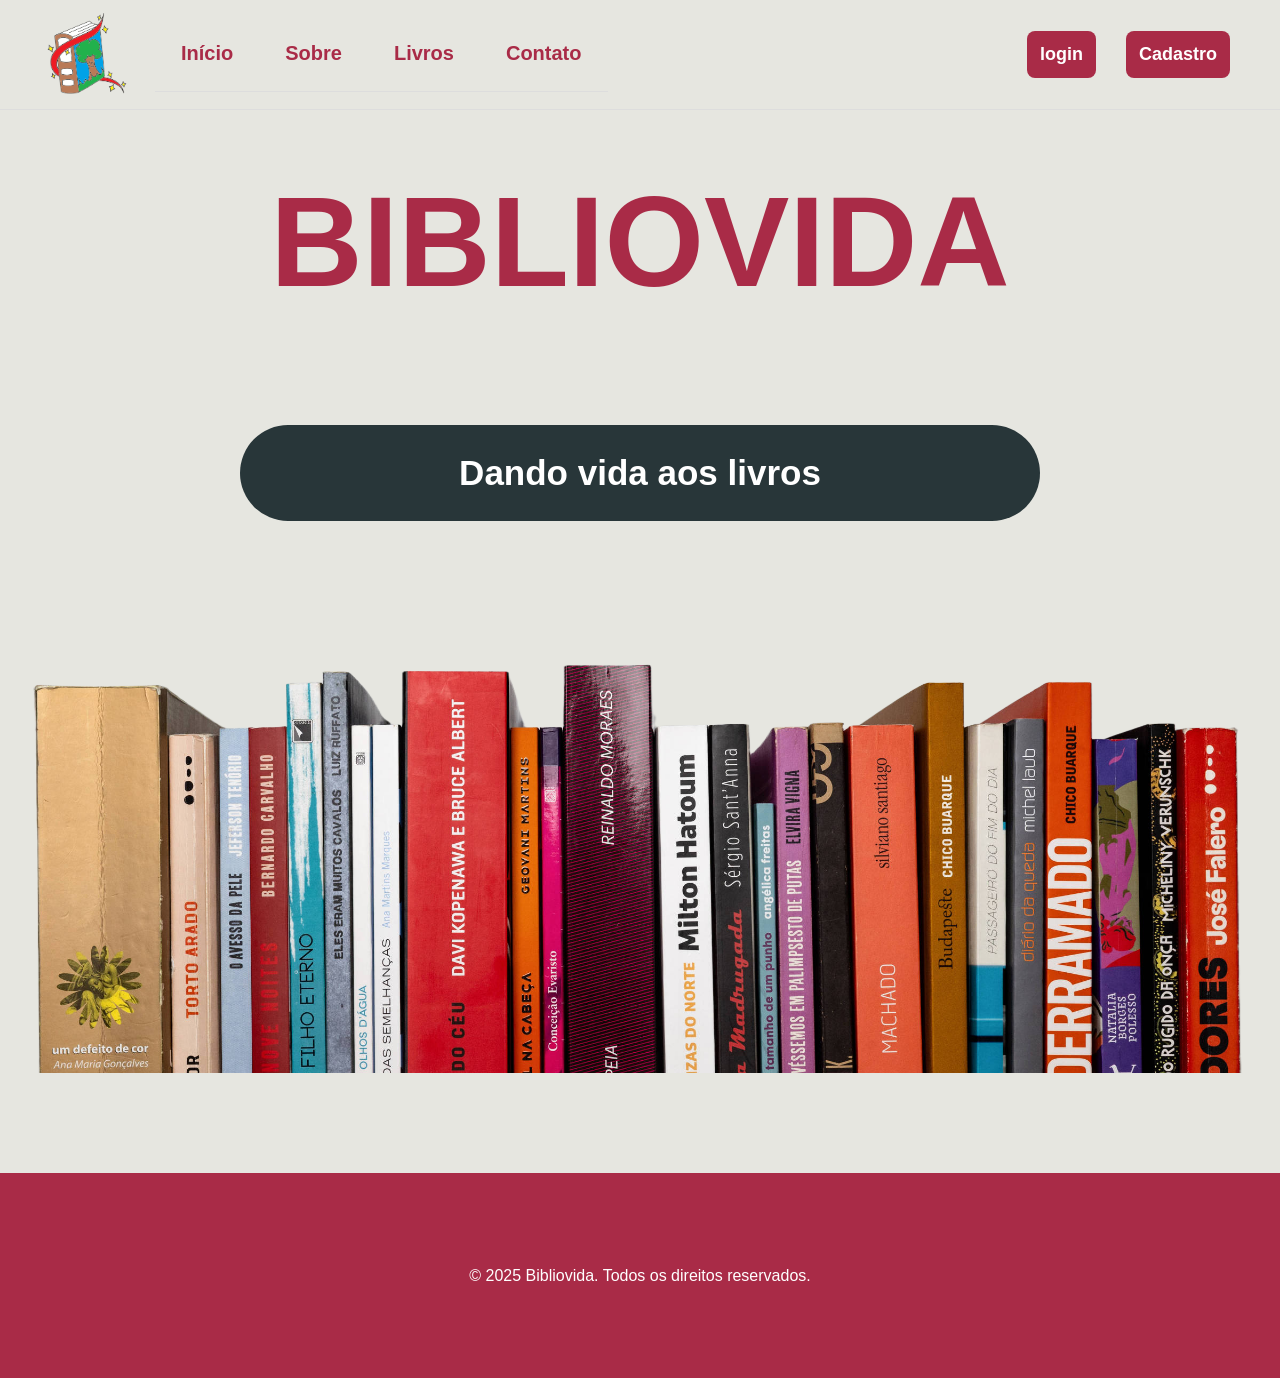
<file: index.html>
<!DOCTYPE html>
<html lang="pt-br">
<head>
    <meta charset="UTF-8">
    <meta name="viewport" content="width=device-width, initial-scale=1.0">
    <link rel="stylesheet" href="frontend/css/style.css"> 
    <title>Home - Bibliovida</title>
</head>
<body>

    <header>
        <div class="header-esquerda">
            <img src="frontend/img/logo.png" alt="Logo Bibliovida" id="logo_home">
            <nav class="menu" id="menu">
                 <a href="index.html">Início</a> 
                 <a href="frontend/html_main/sobre.html">Sobre</a> 
                 <a href="frontend/html_main/livros.html">Livros</a> 
                 <a href="frontend/html_main/contato.html">Contato</a> 
            </nav>
        </div>

        <div id="login">
            <a href="frontend/html_login_e_cadastro/login.html"><button class="botão_login">login</button></a> 
            <a href="frontend/html_login_e_cadastro/cadastro.html"><button class="botão_login">Cadastro</button></a>
        </div>
    </header>

    <main>
        <h1 id="titulo_home">BIBLIOVIDA</h1> <div id="caixa_slogan">
            <p>Dando vida aos livros</p> </div>

            <img src="frontend/img/livros10.png" alt="Prateleira de livros" id="prateleira">
        </main>

    <footer id="footer">
        <p id="letras_footer">&copy; 2025 Bibliovida. Todos os direitos reservados.</p>
    </footer>

</body>
</html>
</file>
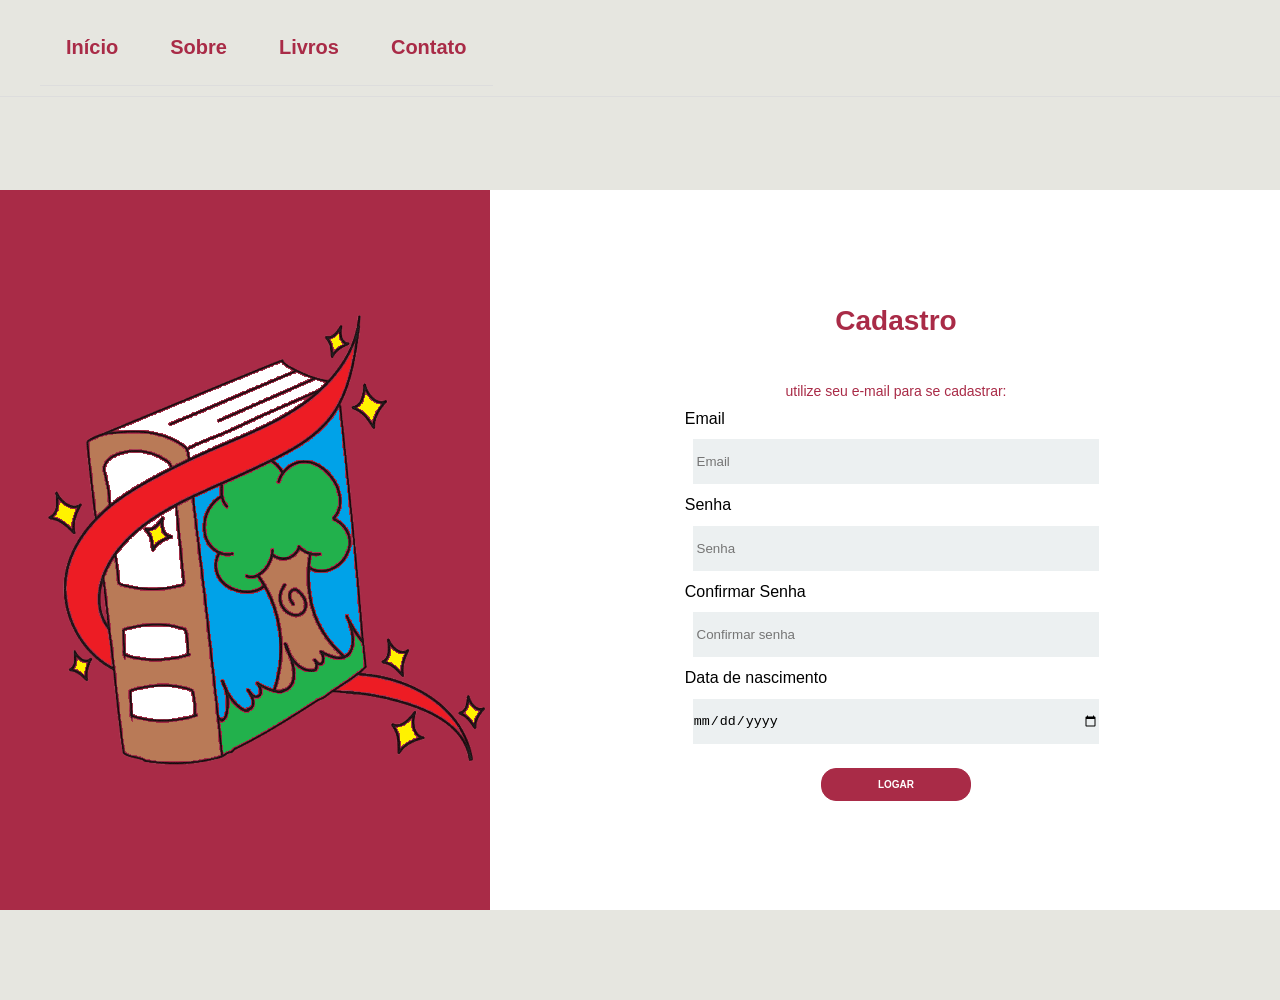
<file: frontend/html_login_e_cadastro/cadastro.html>
<!DOCTYPE html>
<html lang="pt-br">

<head>
    <meta charset="UTF-8">
    <meta name="viewport" content="width=device-width, initial-scale=1.0">
    <meta http-equiv="X-UA-Compatible" content="ie=edge">
    <title>Login</title>
    <link rel="stylesheet" href="../css/style.css">
    <link rel="stylesheet" href="https://use.fontawesome.com/releases/v5.8.2/css/all.css"
        integrity="sha384-oS3vJWv+0UjzBfQzYUhtDYW+Pj2yciDJxpsK1OYPAYjqT085Qq/1cq5FLXAZQ7Ay" crossorigin="anonymous">
</head>

<body>
    <header>
        <nav class="menu" id="menu">
            <a href="../../index.html">Início</a>
            <a href="../html_main/sobre.html">Sobre</a>
            <a href="../html_main/livros.html">Livros</a>
            <a href="../html_main/contato.html">Contato</a>
        </nav>
    </header>
    <div class="container">
        <div class="content first-content">
            <div class="first-column">
                <img src="../img/logo.png" alt="">
            </div>
            <div class="second-column">
                <h2 class="title title-second">Cadastro</h2>
                <div class="social-media">
                </div><!-- social media -->
                <p class="description description-second">utilize seu e-mail para se cadastrar:</p>

                <form class="form" required>

                    <p id="legenda_de_dados">Email</p>
                    <label class="label-input" for="email">
                        <input type="email" id="email" name="email" placeholder=" Email" required>
                    </label>

                    <p id="legenda_de_dados">Senha</p>
                    <label class="label-input" for="senha">
                        <input type="password" id="senha" name="senha" placeholder=" Senha" required>
                    </label>

                    <p id="legenda_de_dados">Confirmar Senha</p>
                    <label class="label-input" for="confirmar_senha">
                        <input type="password" id="confirmar_senha" name="confirmar_senha"
                            placeholder=" Confirmar senha" required>
                    </label>

                    <p id="legenda_de_dados">Data de nascimento</p>
                    <label class="label-input" for="data_nasc">
                        <input type="date" id="data_nasc" name="data_nasc" required>
                    </label>

                    <button class="btn btn-second">logar</button>
                </form>
            </div><!-- second column -->
        </div><!-- first content -->
        <div class="content second-content">
            <div class="first-column">
                <h2 class="title title-primary">hello, friend!</h2>
                <p class="description description-primary">Enter your personal details</p>
                <p class="description description-primary">and start journey with us</p>
                <button id="signup" class="btn btn-primary">sign up</button>
            </div>
            <div class="second-column">
                <h2 class="title title-second">sign in to developer</h2>
                <div class="social-media">
                    <ul class="list-social-media">
                        <a class="link-social-media" href="#">
                            <li class="item-social-media">
                                <i class="fab fa-facebook-f"></i>
                            </li>
                        </a>
                        <a class="link-social-media" href="#">
                            <li class="item-social-media">
                                <i class="fab fa-google-plus-g"></i>
                            </li>
                        </a>
                        <a class="link-social-media" href="#">
                            <li class="item-social-media">
                                <i class="fab fa-linkedin-in"></i>
                            </li>
                        </a>
                    </ul>
                </div><!-- social media -->
                <p class="description description-second">or use your email account:</p>
                <form class="form">

                    <label class="label-input" for="">
                        <i class="far fa-envelope icon-modify"></i>
                        <input type="email" placeholder="Email">
                    </label>

                    <label class="label-input" for="">
                        <i class="fas fa-lock icon-modify"></i>
                        <input type="password" placeholder="Password">
                    </label>

                    <a class="password" href="#">forgot your password?</a>
                    <button class="btn btn-second">sign in</button>
                </form>
            </div><!-- second column -->
        </div><!-- second-content -->
    </div>
    <script src="../js/app.js" type="module"></script>
</body>

</html>
</file>
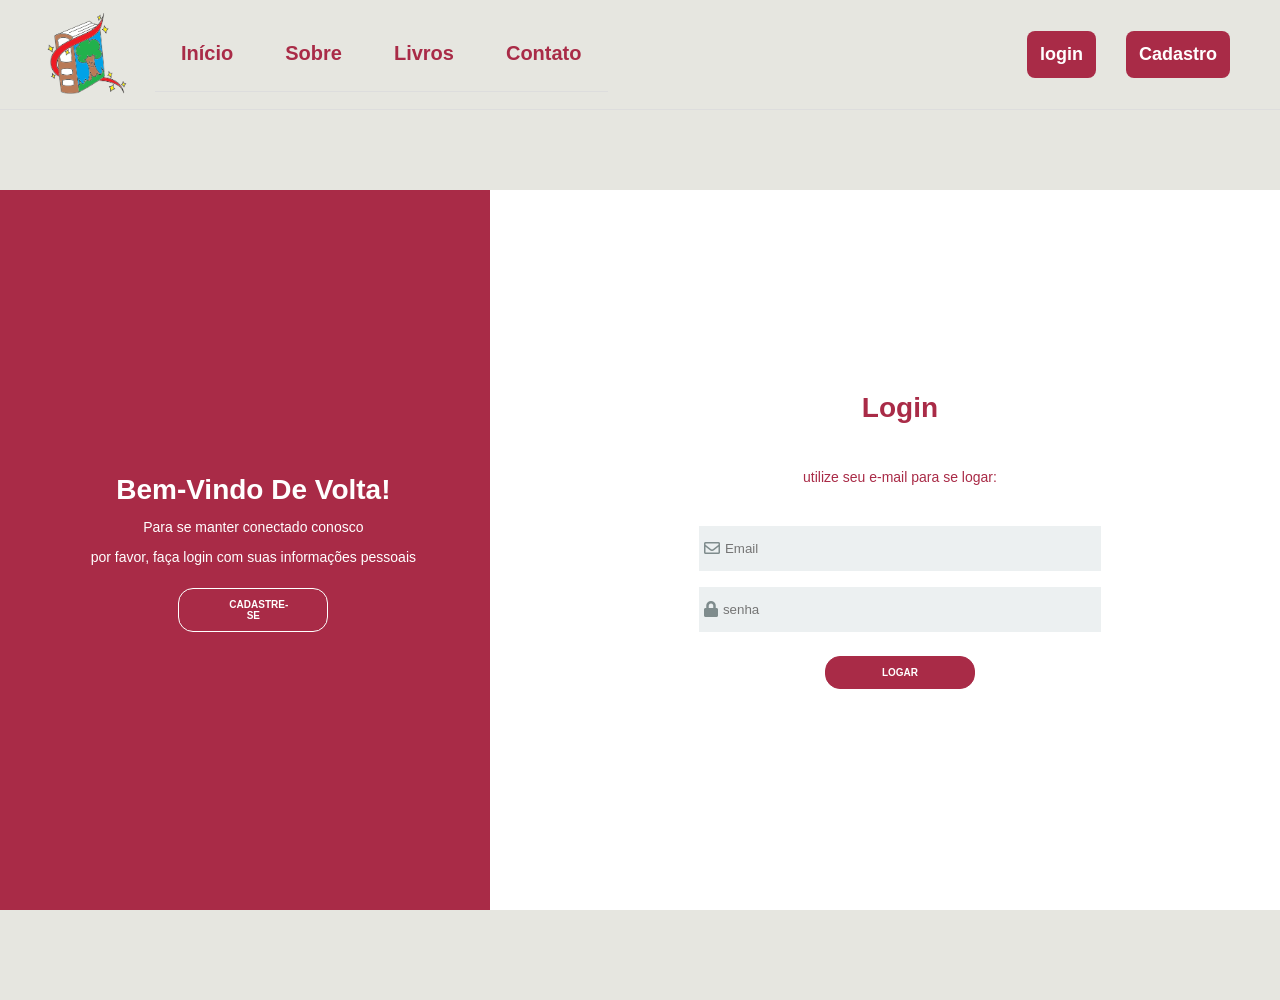
<file: frontend/html_login_e_cadastro/login.html>
<!DOCTYPE html>
<html lang="pt-br">
<head>
    <meta charset="UTF-8">
    <meta name="viewport" content="width=device-width, initial-scale=1.0">
    <meta http-equiv="X-UA-Compatible" content="ie=edge">
    <title>Login</title>
    <link rel="stylesheet" href="../css/style.css">
    <link rel="stylesheet" href="https://use.fontawesome.com/releases/v5.8.2/css/all.css"
        integrity="sha384-oS3vJWv+0UjzBfQzYUhtDYW+Pj2yciDJxpsK1OYPAYjqT085Qq/1cq5FLXAZQ7Ay" crossorigin="anonymous">
</head>
<body>

    <header>
        <div class="header-esquerda">
            <img src="../img/logo.png" alt="Logo Bibliovida" id="logo_home">
            
            <nav class="menu" id="menu">
                 <a href="../../index.html">Início</a> 
                 <a href="../html_main/sobre.html">Sobre</a> 
                 <a href="../html_main/livros.html">Livros</a> 
                 <a href="../html_main/contato.html">Contato</a> 
            </nav>
        </div>

        <div id="login">
            <a href="login.html"><button class="botão_login">login</button></a> 
            <a href="cadastro.html"><button class="botão_login">Cadastro</button></a>
        </div>
    </header>
    <div class="container">
        <div class="content first-content">
            <div class="first-column">
                <h2 class="title title-primary">Bem-vindo de volta!</h2>
                <p class="description description-primary">Para se manter conectado conosco</p>
                <p class="description description-primary">por favor, faça login com suas informações pessoais</p>
                <a href="cadastro.html"><button id="signin" class="btn btn-primary">Cadastre-se</button></a>
            </div>    
            <div class="second-column">
                <h2 class="title title-second">login</h2>
                <div class="social-media">
                </div><p class="description description-second">utilize seu e-mail para se logar:</p> <form class="form">                  
                    <label class="label-input" for="">
                        <i class="far fa-envelope icon-modify"></i>
                        <input type="email" placeholder="Email" required>
                    </label>
                    
                    <label class="label-input" for="">
                        <i class="fas fa-lock icon-modify"></i>
                        <input type="password" placeholder="senha" required> 
                    </label>
                    
                    
                    <button class="btn btn-second">logar</button>        
                </form>
            </div></div><div class="content second-content">
            <div class="first-column">
                <h2 class="title title-primary">Olá, amigo!</h2>
                <p class="description description-primary">Insira seus dados pessoais</p>
                <p class="description description-primary">e comece sua jornada conosco</p>
                <a href="login.html"><button id="signup" class="btn btn-primary">Login</button></a>
            </div>
            <div class="second-column">
                <h2 class="title title-second">Crie sua conta</h2>
                <div class="social-media">
                    <ul class="list-social-media">
                        <a class="link-social-media" href="#">
                            <li class="item-social-media">
                                <i class="fab fa-facebook-f"></i>
                            </li>
                        </a>
                        <a class="link-social-media" href="#">
                            <li class="item-social-media">
                                <i class="fab fa-google-plus-g"></i>
                            </li>
                        </a>
                        <a class="link-social-media" href="#">
                            <li class="item-social-media">
                                <i class="fab fa-linkedin-in"></i>
                            </li>
                        </a>
                    </ul>
                </div><p class="description description-second">ou use seu e-mail para o registro:</p>
                <form class="form">
                
                    <label class="label-input" for="">
                        <i class="far fa-user icon-modify"></i>
                        <input type="text" placeholder="Nome">
                    </label>

                    <label class="label-input" for="">
                        <i class="far fa-envelope icon-modify"></i>
                        <input type="email" placeholder="Email">
                    </label>
                    
                    <label class="label-input" for="">
                        <i class="fas fa-lock icon-modify"></i>
                        <input type="password" placeholder="Password">
                    </label>
                    
                    
                    <button class="btn btn-second">Cadastrar</button>
                </form>
            </div></div></div>
    <script src="../js/app.js" type="module"></script>
</body>
</html>
</file>
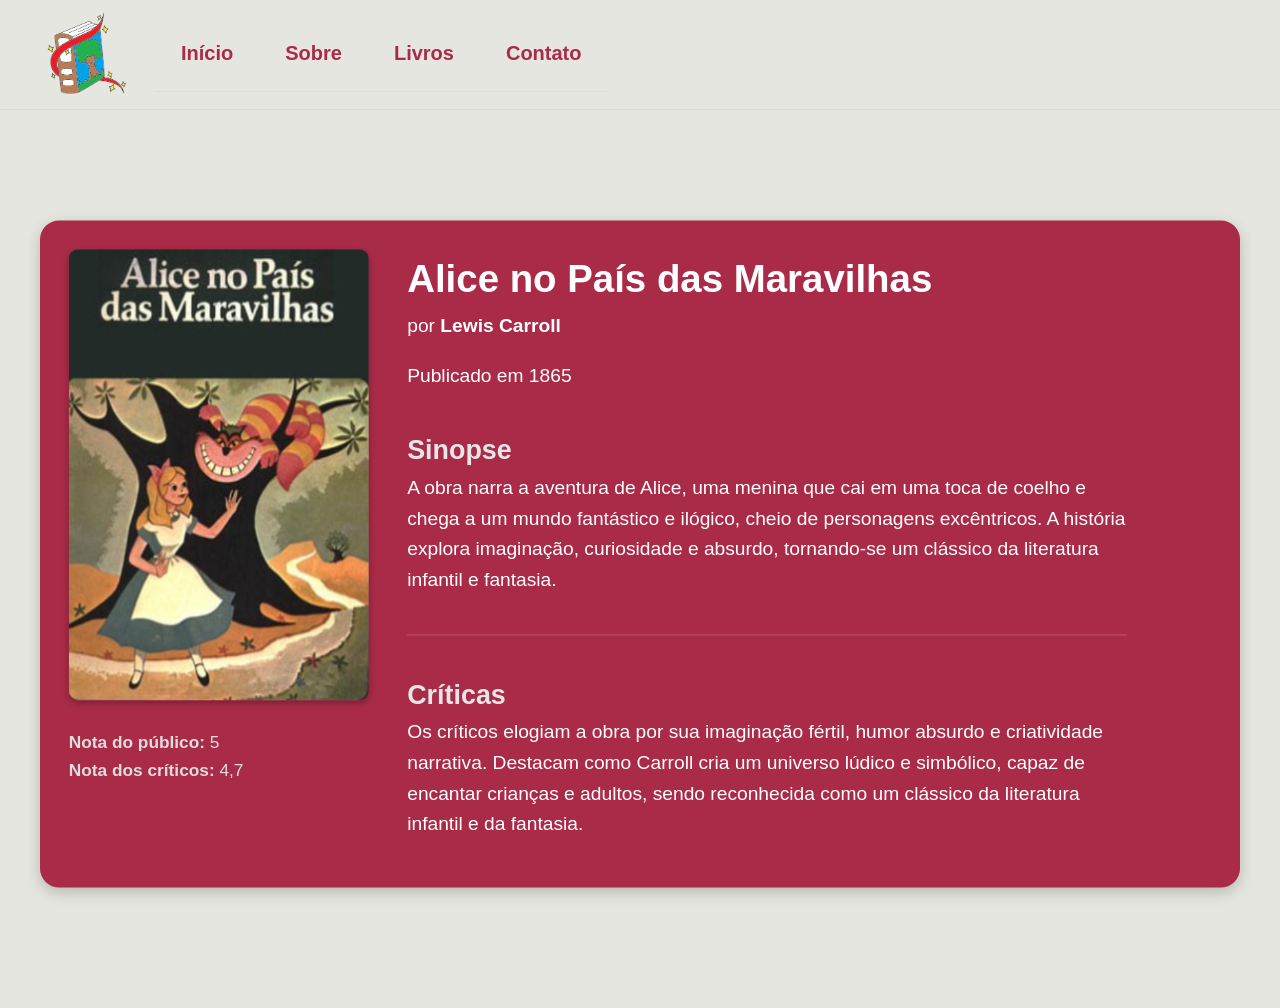
<file: frontend/html_main/alice.html>
<!DOCTYPE html>
<html lang="pt-BR">
<head>
  <meta charset="UTF-8">
  <meta name="viewport" content="width=device-width, initial-scale=1.0">
  <title>Alice no país das maravilhas</title>
  <link rel="stylesheet" href="../css/style.css">
</head>
<body>
  <header>
     <div class="header-esquerda">
    <img src="../img/logo.png" alt="Logo Bibliovida" id="logo_home">
    <nav class="menu" id="menu">
      <a href="../../index.html">Início</a>
      <a href="sobre.html">Sobre</a>
      <a href="livros.html">Livros</a>
      <a href="contato.html">Contato</a>
    </nav>
  </header>

  <main class="book-container">
    <div class="book-cover">
      <img src="../img_livros/alicee.png" alt="Capa do livro A Metamorfose">
      <div class="ratings">
        <p><strong>Nota do público:</strong> 5</p>
        <p><strong>Nota dos críticos:</strong> 4,7</p>
      </div>
    </div>

    <div class="book-info">
      <h1>Alice no País das Maravilhas</h1>
      <p class="author">por <strong>Lewis Carroll</strong></p>
      <p class="publisher">Publicado em 1865</p>

      <h2>Sinopse</h2>
      <p>
        A obra narra a aventura de Alice, uma menina que cai em uma toca de coelho e chega a um mundo fantástico e ilógico, cheio de personagens excêntricos. A história explora imaginação, curiosidade e absurdo, tornando-se um clássico da literatura infantil e fantasia.
      </p>

      <section class="criticas">
        <h2>Críticas</h2>
        <p>Os críticos elogiam a obra por sua imaginação fértil, humor absurdo e criatividade narrativa. Destacam como Carroll cria um universo lúdico e simbólico, capaz de encantar crianças e adultos, sendo reconhecida como um clássico da literatura infantil e da fantasia.</p>
      </section>
    </div>
  </main>
</body>
</html>
</file>
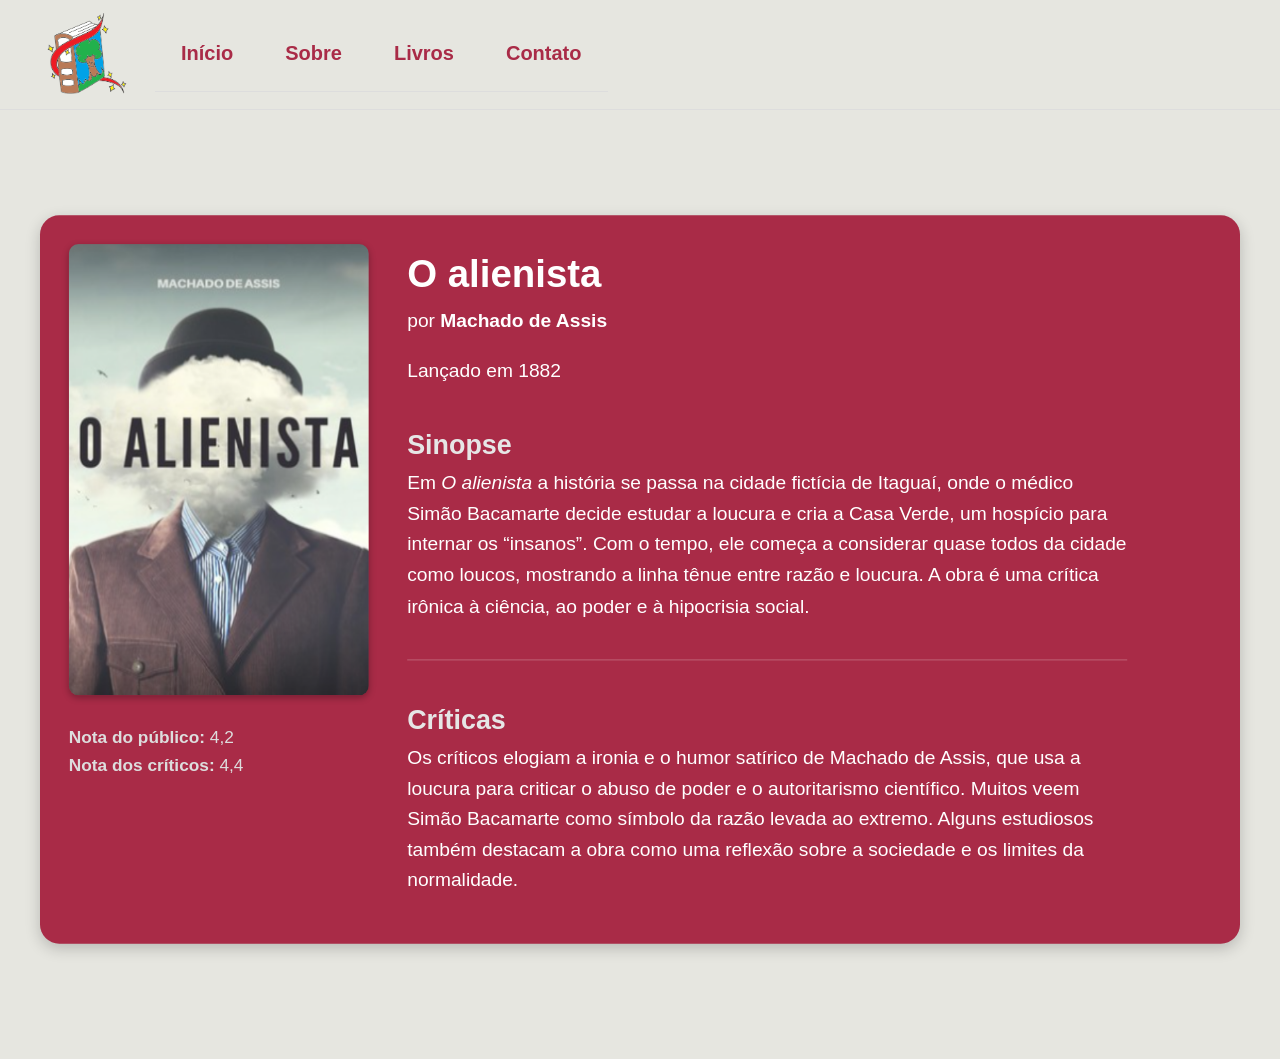
<file: frontend/html_main/alienista.html>
<!DOCTYPE html>
<html lang="pt-BR">
<head>
  <meta charset="UTF-8">
  <meta name="viewport" content="width=device-width, initial-scale=1.0">
  <title>O alienista</title>
  <link rel="stylesheet" href="../css/style.css">
</head>
<body>
  <header>
     <div class="header-esquerda">
    <img src="../img/logo.png" alt="Logo Bibliovida" id="logo_home">
    <nav class="menu" id="menu">
      <a href="../../index.html">Início</a>
      <a href="sobre.html">Sobre</a>
      <a href="livros.html">Livros</a>
      <a href="contato.html">Contato</a>
    </nav>
  </header>

  <main class="book-container">
    <div class="book-cover">
      <img src="../img_livros/alienista.png" alt="Capa do livro A Metamorfose">
      <div class="ratings">
        <p><strong>Nota do público:</strong> 4,2</p>
        <p><strong>Nota dos críticos:</strong> 4,4</p>
      </div>
    </div>

    <div class="book-info">
      <h1>O alienista</h1>
      <p class="author">por <strong>Machado de Assis</strong></p>
      <p class="publisher">Lançado em 1882 </p>

      <h2>Sinopse</h2>
      <p>
        Em <em>O alienista</em> a história se passa na cidade fictícia de Itaguaí, onde o médico Simão Bacamarte decide estudar a loucura e cria a Casa Verde, um hospício para internar os “insanos”. Com o tempo, ele começa a considerar quase todos da cidade como loucos, mostrando a linha tênue entre razão e loucura. A obra é uma crítica irônica à ciência, ao poder e à hipocrisia social.
      </p>

      <section class="criticas">
        <h2>Críticas</h2>
        <p>
          Os críticos elogiam a ironia e o humor satírico de Machado de Assis, que usa a loucura para criticar o abuso de poder e o autoritarismo científico. Muitos veem Simão Bacamarte como símbolo da razão levada ao extremo. Alguns estudiosos também destacam a obra como uma reflexão sobre a sociedade e os limites da normalidade.
        </p>
      </section>
    </div>
  </main>
</body>
</html>
</file>
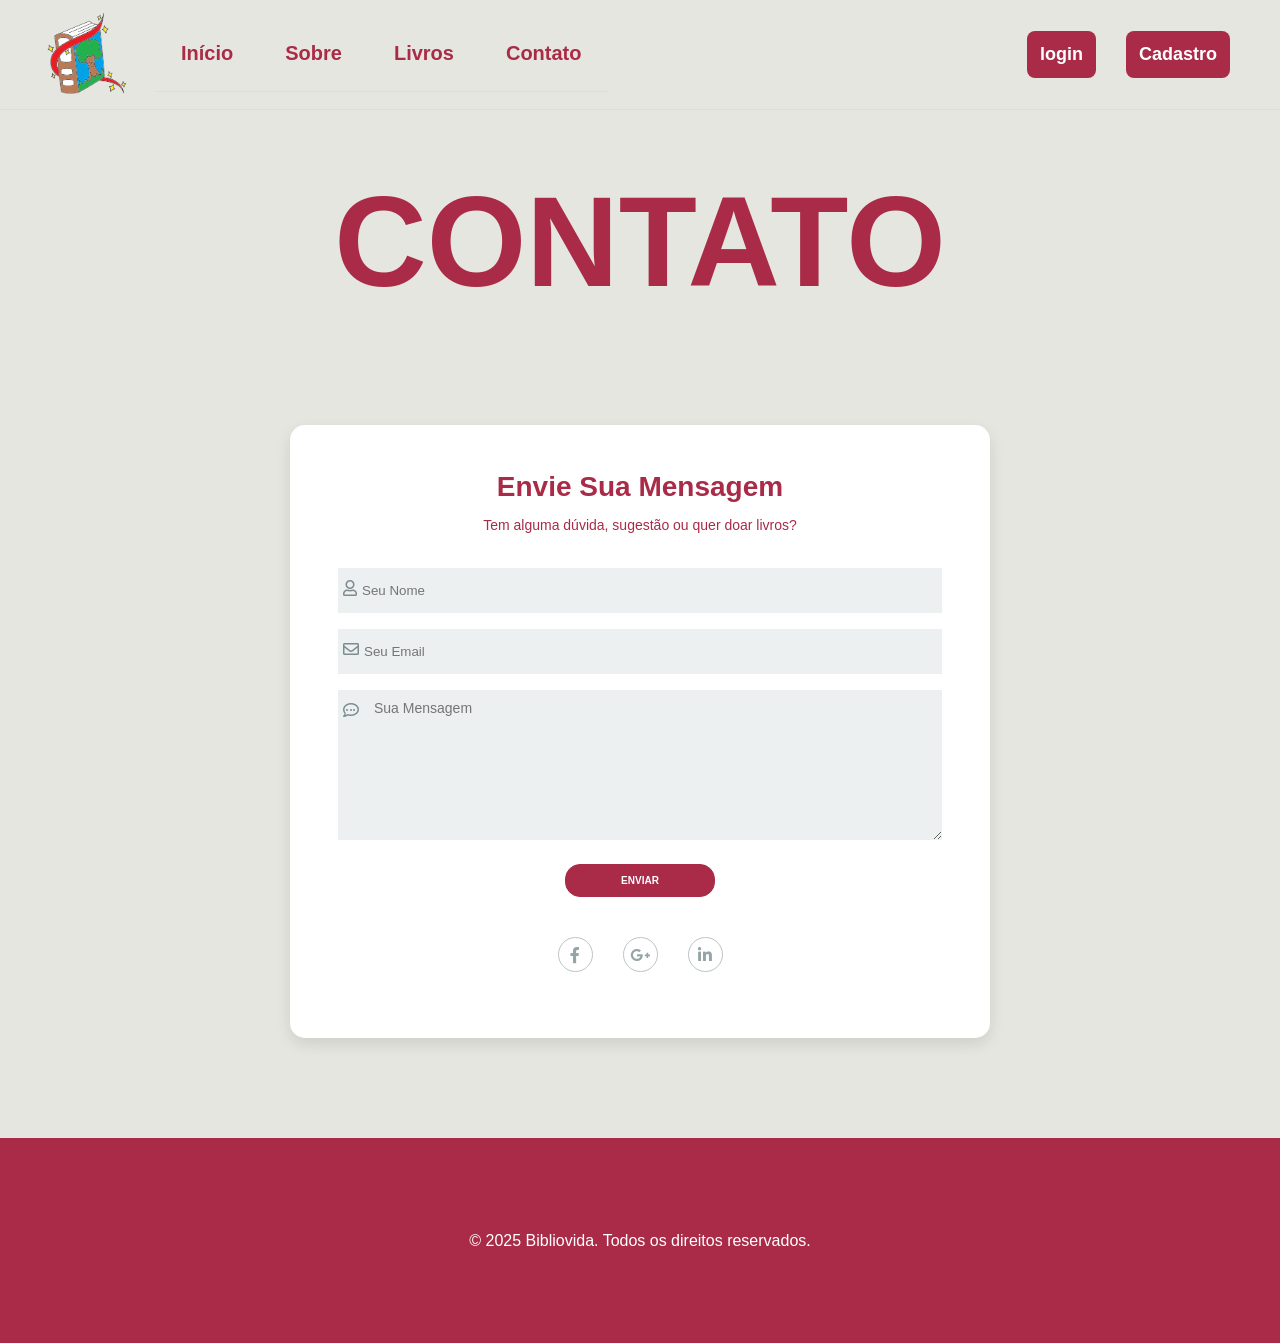
<file: frontend/html_main/contato.html>
<!DOCTYPE html>
<html lang="pt-br">
    <head>
    <meta charset="UTF-8">
    <meta name="viewport" content="width=device-width, initial-scale=1.0">
    <link rel="stylesheet" href="../css/style.css">
    <link rel="stylesheet" href="https://use.fontawesome.com/releases/v5.8.2/css/all.css"
        integrity="sha384-oS3vJWv+0UjzBfQzYUhtDYW+Pj2yciDJxpsK1OYPAYjqT085Qq/1cq5FLXAZQ7Ay" crossorigin="anonymous">
    
    <title>Contatos</title>

    <style>
        .container-contato {
            width: 90%;
            max-width: 700px; /* Largura máxima do formulário */
            margin: 40px auto; /* Centraliza na página */
            background-color: #fff; /* Fundo branco, como no login */
            border-radius: 15px; /* Bordas arredondadas */
            padding: 40px;
            box-shadow: 0 6px 15px rgba(0,0,0,0.1); /* Sombra suave */
            display: flex;
            flex-direction: column;
            align-items: center;
        }

        .container-contato .form {
            width: 100%; /* O formulário ocupa 100% do container branco */
        }

        /* Ajuste para o textarea (campo de mensagem) */
        .container-contato .label-input textarea {
            height: 150px;
            width: 100%;
            border: none;
            background-color: #ecf0f1;
            padding: 10px;
            font-family: Arial, sans-serif;
            font-size: 14px;
            resize: vertical; /* Permite que o usuário aumente a altura */
        }

        /* Ajuste para o ícone do textarea */
        .container-contato .label-input .icon-modify {
            padding-top: 12px;
            align-self: flex-start;
        }

    </style>
</head>
<body>

    <header>
        <div class="header-esquerda">
            <img src="../img/logo.png" alt="Logo Bibliovida" id="logo_home">
            
            <nav class="menu" id="menu">
                 <a href="../../index.html">Início</a> 
                 <a href="sobre.html">Sobre</a> 
                 <a href="livros.html">Livros</a> 
                 <a href="contato.html">Contato</a> 
            </nav>
        </div>

        <div id="login">
            <a href="../html_login_e_cadastro/login.html"><button class="botão_login">login</button></a> 
            <a href="../html_login_e_cadastro/cadastro.html"><button class="botão_login">Cadastro</button></a>
        </div>
    </header>

    <main>
        <h1 id="titulo_contatos">CONTATO</h1>

        <div class="container-contato">

            <h2 class="title title-second">Envie sua Mensagem</h2>
            
            <p class="description description-second" style="margin-bottom: 20px;">
                Tem alguma dúvida, sugestão ou quer doar livros?
            </p>

            <form class="form" action="#" method="post">
                
                <label class="label-input">
                    <i class="far fa-user icon-modify"></i>
                    <input type="text" placeholder="Seu Nome" required>
                </label>

                <label class="label-input">
                    <i class="far fa-envelope icon-modify"></i>
                    <input type="email" placeholder="Seu Email" required>
                </label>

                <label class="label-input" style="height: auto; align-items: flex-start;">
                    <i class="far fa-comment-dots icon-modify"></i>
                    <textarea placeholder="Sua Mensagem" required></textarea>
                </label>

                <button class="btn btn-second" style="align-self: center;">Enviar</button>
            </form>

            <div class="social-media" style="margin-top: 30px;">
                <ul class="list-social-media">
                    <a class="link-social-media" href="#">
                        <li class="item-social-media">
                            <i class="fab fa-facebook-f"></i>
                        </li>
                    </a>
                    <a class="link-social-media" href="#">
                        <li class="item-social-media">
                            <i class="fab fa-google-plus-g"></i>
                        </li>
                    </a>
                    <a class="link-social-media" href="#">
                        <li class="item-social-media">
                            <i class="fab fa-linkedin-in"></i>
                        </li>
                    </a>
                </ul>
            </div>

        </div> </main>

    <footer id="footer">
        <p id="letras_footer">&copy; 2025 Bibliovida. Todos os direitos reservados.</p>
    </footer>

    
<script type="module" src="../js/app.js"></script>

</body>
</html>
</file>
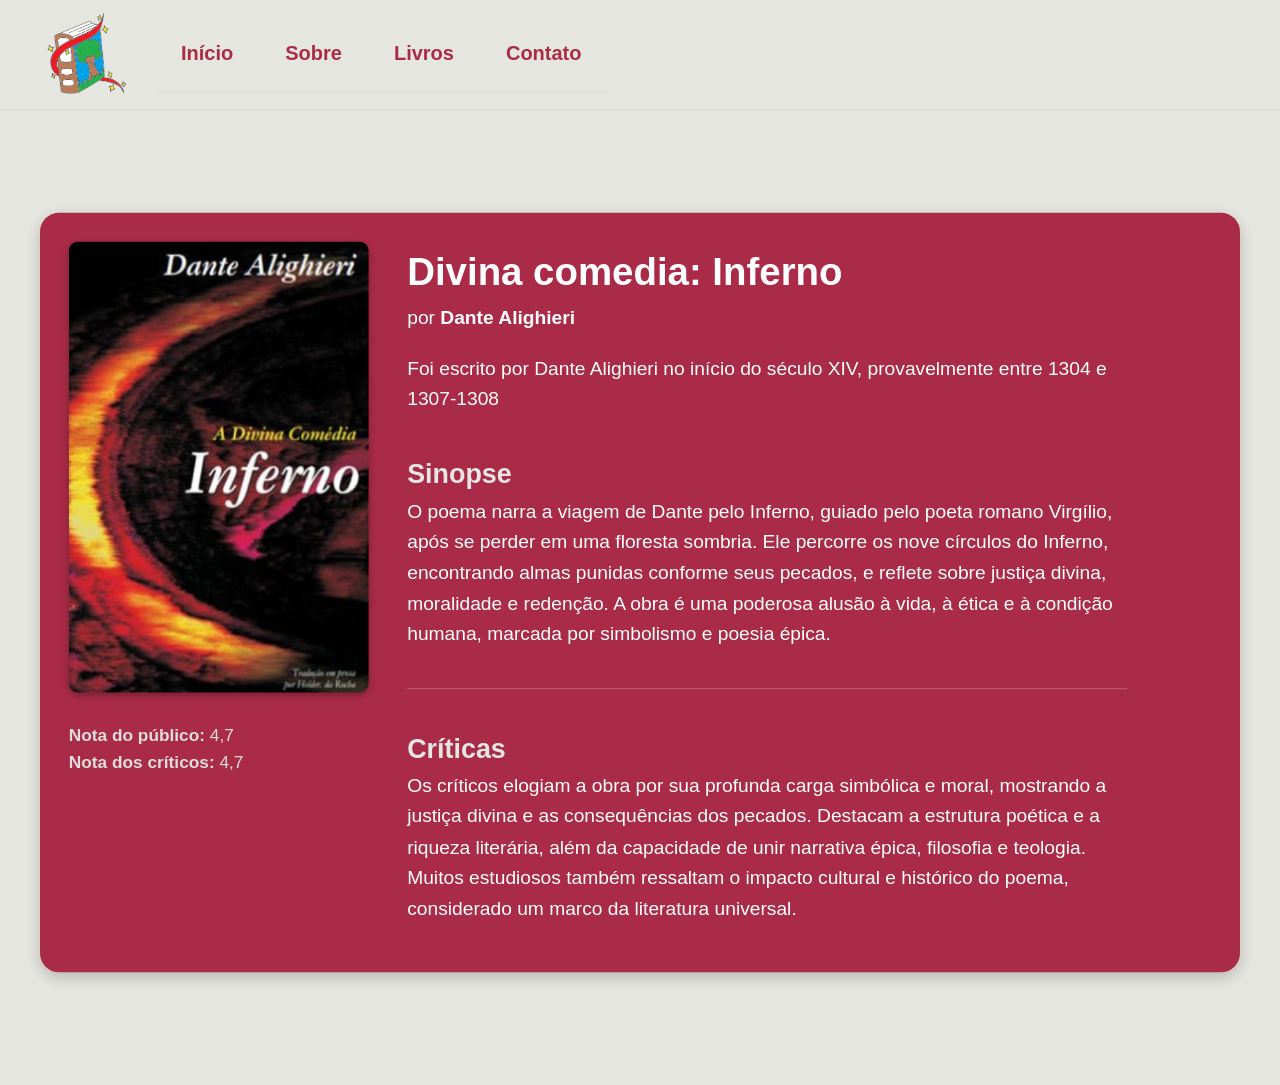
<file: frontend/html_main/divina.html>
<!DOCTYPE html>
<html lang="pt-BR">
<head>
  <meta charset="UTF-8">
  <meta name="viewport" content="width=device-width, initial-scale=1.0">
  <title>Comedia divina: Inferno</title>
  <link rel="stylesheet" href="../css/style.css">
</head>
<body>
  <header>
     <div class="header-esquerda">
    <img src="../img/logo.png" alt="Logo Bibliovida" id="logo_home">
    <nav class="menu" id="menu">
      <a href="../../index.html">Início</a>
      <a href="sobre.html">Sobre</a>
      <a href="livros.html">Livros</a>
      <a href="contato.html">Contato</a>
    </nav>
  </header>

  <main class="book-container">
    <div class="book-cover">
      <img src="../img_livros/Dante.png" alt="Capa do livro A Metamorfose">
      <div class="ratings">
        <p><strong>Nota do público:</strong> 4,7</p>
        <p><strong>Nota dos críticos:</strong> 4,7</p>
      </div>
    </div>

    <div class="book-info">
      <h1>Divina comedia: Inferno</h1>
      <p class="author">por <strong>Dante Alighieri</strong></p>
      <p class="publisher">Foi escrito por Dante Alighieri no início do século XIV, provavelmente entre 1304 e 1307-1308</p>

      <h2>Sinopse</h2>
      <p>
        O poema narra a viagem de Dante pelo Inferno, guiado pelo poeta romano Virgílio, após se perder em uma floresta sombria. Ele percorre os nove círculos do Inferno, encontrando almas punidas conforme seus pecados, e reflete sobre justiça divina, moralidade e redenção. A obra é uma poderosa alusão à vida, à ética e à condição humana, marcada por simbolismo e poesia épica.
      </p>

      <section class="criticas">
        <h2>Críticas</h2>
        <p>
Os críticos elogiam a obra por sua profunda carga simbólica e moral, mostrando a justiça divina e as consequências dos pecados. Destacam a estrutura poética e a riqueza literária, além da capacidade de unir narrativa épica, filosofia e teologia. Muitos estudiosos também ressaltam o impacto cultural e histórico do poema, considerado um marco da literatura universal.      </p>
      </section>
    </div>
  </main>
</body>
</html>
</file>
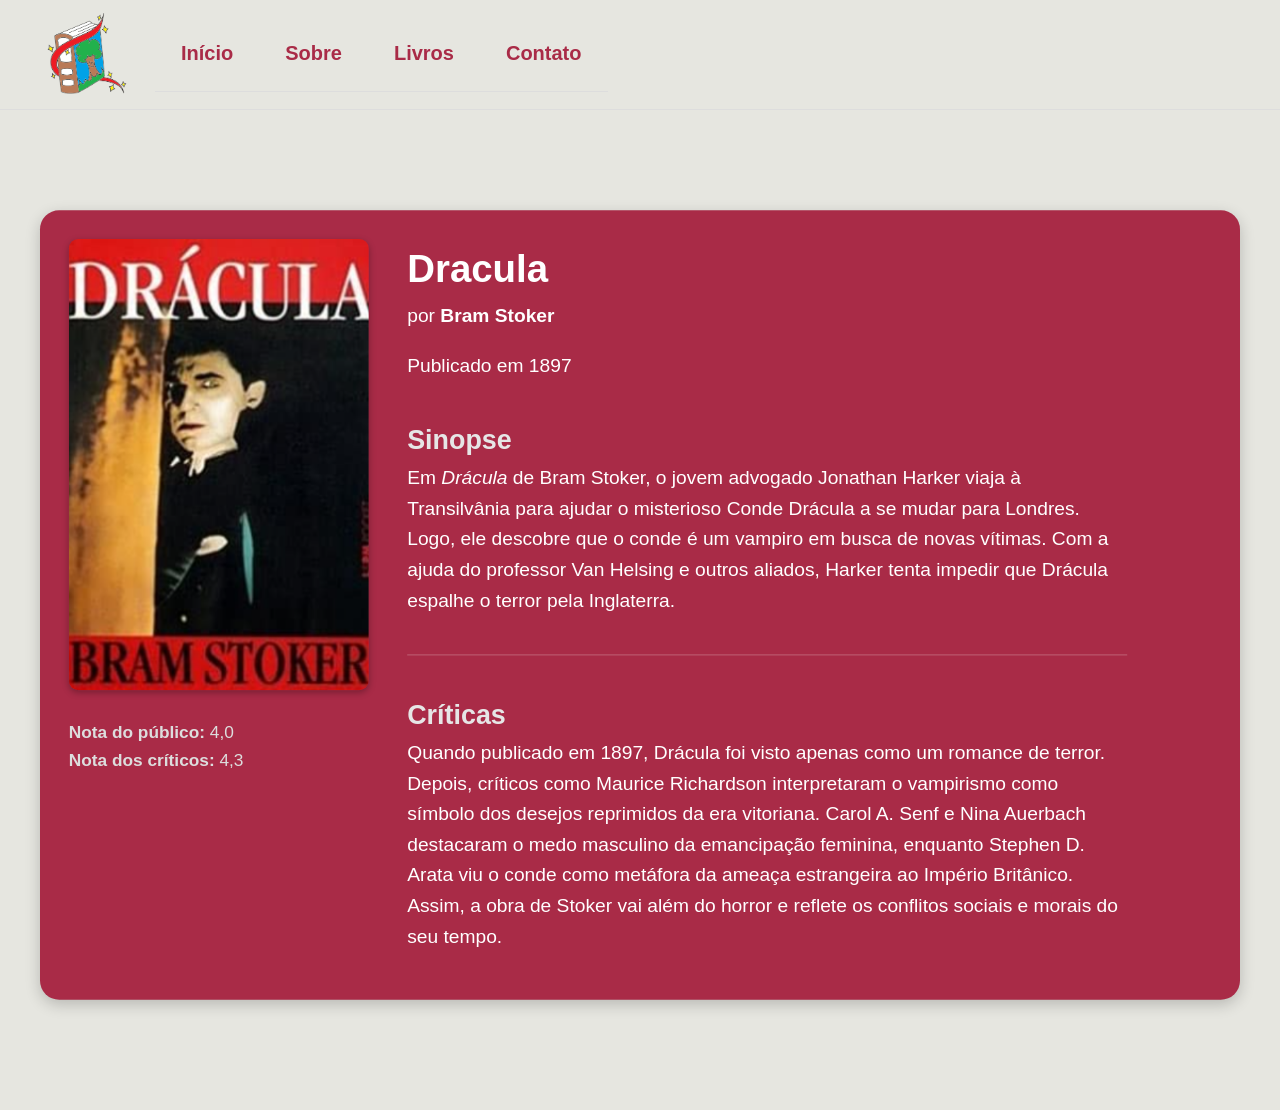
<file: frontend/html_main/Dracula.html>
<!DOCTYPE html>
<html lang="pt-BR">
<head>
  <meta charset="UTF-8">
  <meta name="viewport" content="width=device-width, initial-scale=1.0">
  <title>Dracula</title>
  <link rel="stylesheet" href="../css/style.css">
</head>
<body>
  <header>
     <div class="header-esquerda">
    <img src="../img/logo.png" alt="Logo Bibliovida" id="logo_home">
    <nav class="menu" id="menu">
      <a href="../../index.html">Início</a>
      <a href="sobre.html">Sobre</a>
      <a href="livros.html">Livros</a>
      <a href="contato.html">Contato</a>
    </nav>
  </header>

  <main class="book-container">
    <div class="book-cover">
      <img src="../img_livros/dracula.png" alt="Capa do livro A Metamorfose">
      <div class="ratings">
        <p><strong>Nota do público:</strong> 4,0</p>
        <p><strong>Nota dos críticos:</strong> 4,3</p>
      </div>
    </div>

    <div class="book-info">
      <h1>Dracula</h1>
      <p class="author">por <strong>Bram Stoker</strong></p>
      <p class="publisher">Publicado em 1897</p>

      <h2>Sinopse</h2>
      <p>
        Em <em>Drácula</em> de Bram Stoker, o jovem advogado Jonathan Harker viaja à Transilvânia para ajudar o misterioso Conde Drácula a se mudar para Londres. Logo, ele descobre que o conde é um vampiro em busca de novas vítimas. Com a ajuda do professor Van Helsing e outros aliados, Harker tenta impedir que Drácula espalhe o terror pela Inglaterra.
      </p>

      <section class="criticas">
        <h2>Críticas</h2>
        <p>
Quando publicado em 1897, Drácula foi visto apenas como um romance de terror. Depois, críticos como Maurice Richardson interpretaram o vampirismo como símbolo dos desejos reprimidos da era vitoriana. Carol A. Senf e Nina Auerbach destacaram o medo masculino da emancipação feminina, enquanto Stephen D. Arata viu o conde como metáfora da ameaça estrangeira ao Império Britânico. Assim, a obra de Stoker vai além do horror e reflete os conflitos sociais e morais do seu tempo.        </p>
      </section>
    </div>
  </main>
</body>
</html>
</file>
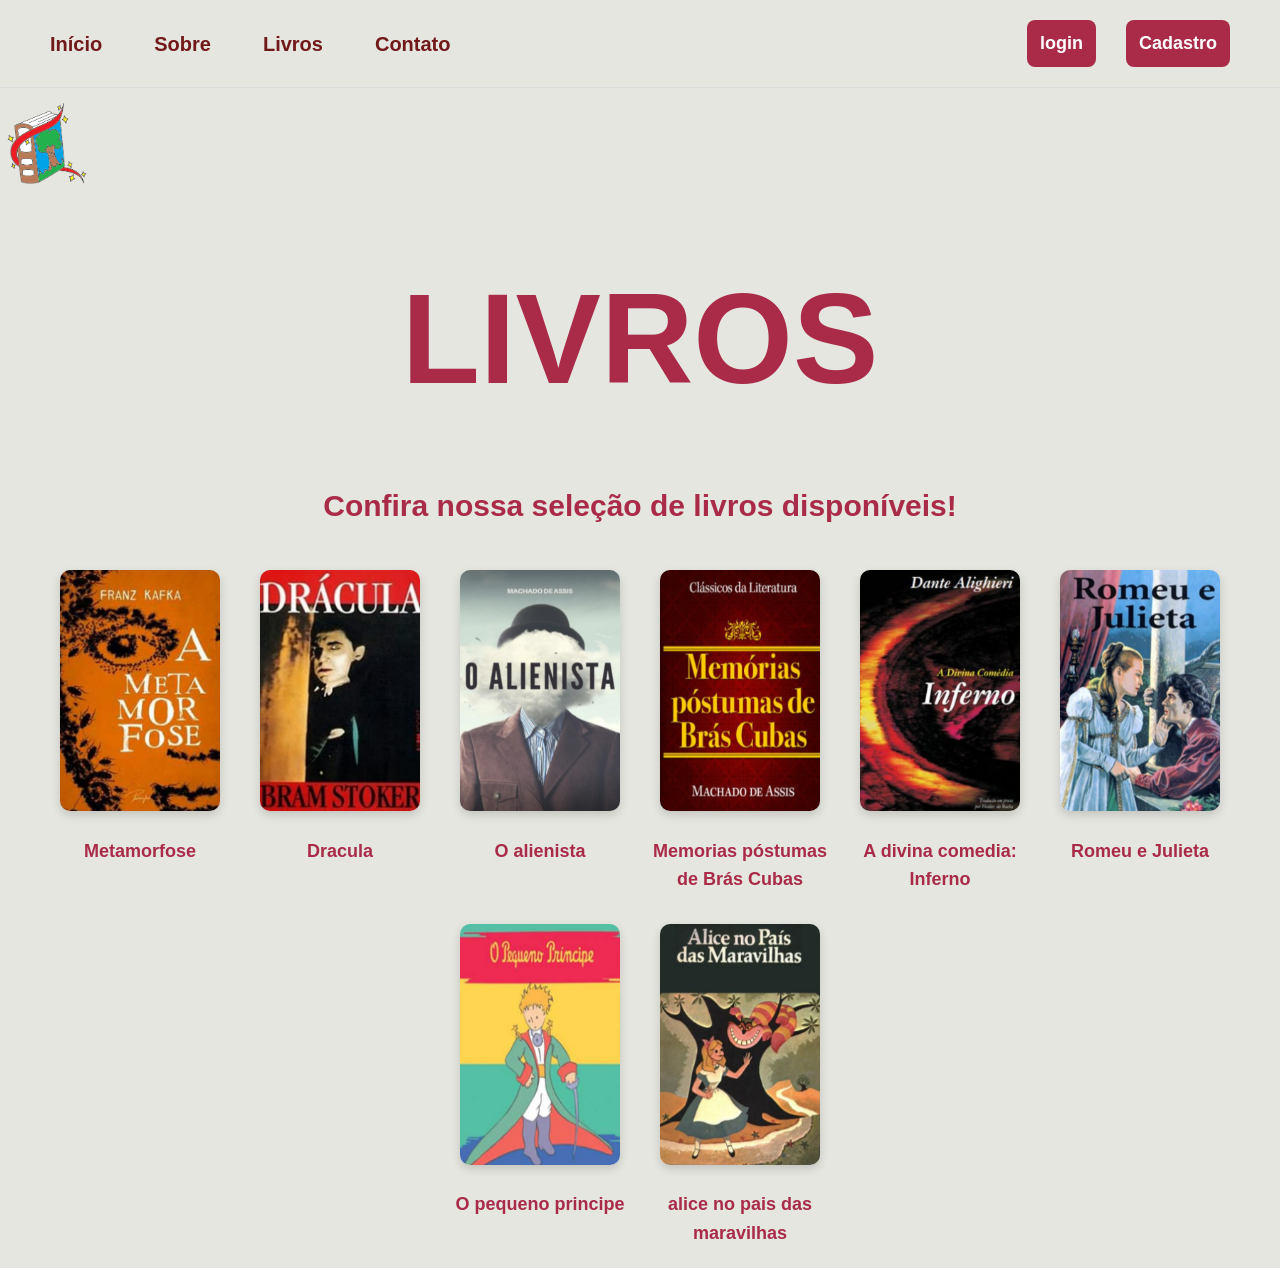
<file: frontend/html_main/livros.html>
<!DOCTYPE html>
<html lang="en">
<head>
    <meta charset="UTF-8">
    <meta name="viewport" content="width=device-width, initial-scale=1.0">
    <link rel="stylesheet" href="../css/style.css">
    <title>Livros</title>
</head>
<body>
    <img src="../img/logo.png" alt="Logo Bibliovida" id="logo_home">
    <h1 id="titulo_livros">LIVROS</h1>
    <h2 id="subtitulo_livros">Confira nossa seleção de livros disponíveis!</h2>
    <header>
        <nav class="menup" id="menup">
            <a href="../../index.html">Início</a> 
            <a href="sobre.html">Sobre</a> 
            <a href="livros.html">Livros</a> 
            <a href="contato.html">Contato</a> 
        </nav>
        <div id="login">
        <a href="../html_login_e_cadastro/login.html"><button class="botão_login">login</button></a> 
        <a href="../html_login_e_cadastro/cadastro.html"><button class="botão_login">Cadastro</button></a>
        </div>
    </header>

<section>
    <div class="galeria">
        <div class="galeria-item">
        <a href="meta.html"><img src="../img_livros/metamorfose.png" alt="Mangá 1"></a>
            <p class="preco">Metamorfose</p>
        </div>
        <div class="galeria-item">
         <a href="Dracula.html"> <img src="../img_livros/dracula.png" alt="Mangá 2"></a>
            <p class="preco">Dracula</p>
        </div>
        <div class="galeria-item">
            <a href="alienista.html">
            <img src="../img_livros/alienista.png" alt="Mangá 3"></a>
            <p class="preco">O alienista</p>
        </div>
        <div class="galeria-item">
            <a href="memorias.html">
            <img src="../img_livros/memorias.png" alt="Mangá 4"></a>
            <p class="preco">Memorias póstumas de Brás Cubas</p>
        </div>
        <div class="galeria-item">
            <a href="divina.html">
            <img src="../img_livros/Dante.png" alt="Mangá 5"></a>
            <p class="preco">A divina comedia: Inferno</p>
        </div>
        <div class="galeria-item">
            <a href="Romeu.html">
            <img src="../img_livros/romeu.png" alt="Mangá 6"></a>
            <p class="preco">Romeu e Julieta</p>
        </div>
        <div class="galeria-item">
            <a href="principe.html">
            <img src="../img_livros/principe.png" alt="Mangá 7"></a>
            <p class="preco">O pequeno principe</p>
        </div>
        <div class="galeria-item">
            <a href="alice.html">
            <img src="../img_livros/alicee.png" alt="Mangá 8"></a>
            <p class="preco">alice no pais das maravilhas</p>
        </div>
    </div>
</section>
    </footer>
</body>
</html>
</file>
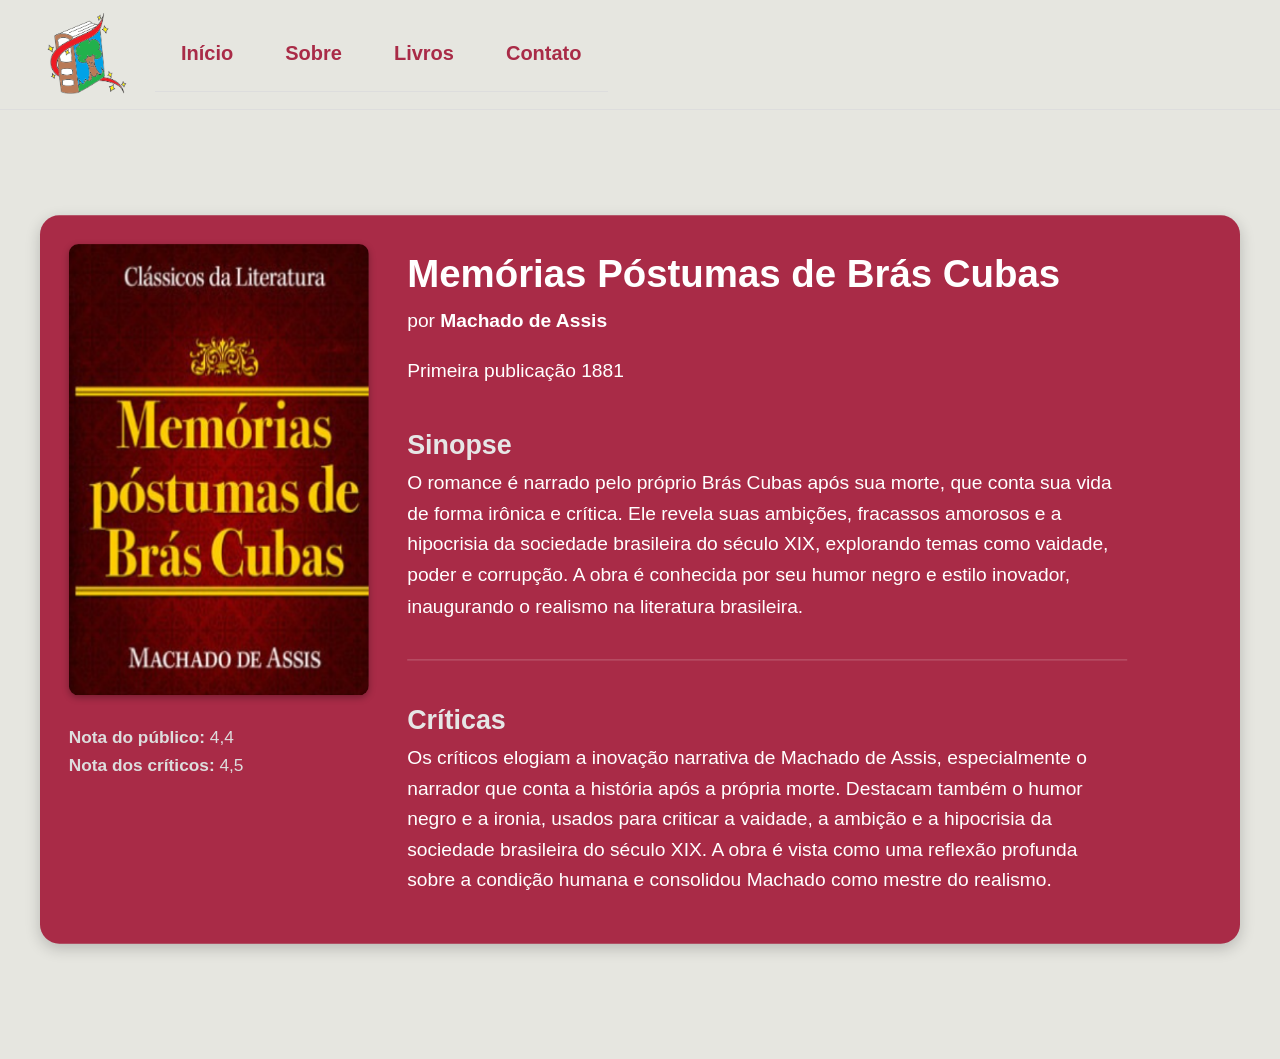
<file: frontend/html_main/memorias.html>
<!DOCTYPE html>
<html lang="pt-BR">
<head>
  <meta charset="UTF-8">
  <meta name="viewport" content="width=device-width, initial-scale=1.0">
  <title>Memórias Póstumas de Brás Cubas</title>
  <link rel="stylesheet" href="../css/style.css">
</head>
<body>
  <header>
     <div class="header-esquerda">
    <img src="../img/logo.png" alt="Logo Bibliovida" id="logo_home">
    <nav class="menu" id="menu">
      <a href="../../index.html">Início</a>
      <a href="sobre.html">Sobre</a>
      <a href="livros.html">Livros</a>
      <a href="contato.html">Contato</a>
    </nav>
  </header>

  <main class="book-container">
    <div class="book-cover">
      <img src="../img_livros/memorias.png" alt="Capa do livro A Metamorfose">
      <div class="ratings">
        <p><strong>Nota do público:</strong> 4,4</p>
        <p><strong>Nota dos críticos:</strong> 4,5</p>
      </div>
    </div>

    <div class="book-info">
      <h1>Memórias Póstumas de Brás Cubas</h1>
      <p class="author">por <strong>Machado de Assis</strong></p>
      <p class="publisher">Primeira publicação 1881</p>

      <h2>Sinopse</h2>
      <p>
        O romance é narrado pelo próprio Brás Cubas após sua morte, que conta sua vida de forma irônica e crítica. Ele revela suas ambições, fracassos amorosos e a hipocrisia da sociedade brasileira do século XIX, explorando temas como vaidade, poder e corrupção. A obra é conhecida por seu humor negro e estilo inovador, inaugurando o realismo na literatura brasileira.
      </p>

      <section class="criticas">
        <h2>Críticas</h2>
        <p>
          Os críticos elogiam a inovação narrativa de Machado de Assis, especialmente o narrador que conta a história após a própria morte. Destacam também o humor negro e a ironia, usados para criticar a vaidade, a ambição e a hipocrisia da sociedade brasileira do século XIX. A obra é vista como uma reflexão profunda sobre a condição humana e consolidou Machado como mestre do realismo.
        </p>
      </section>
    </div>
  </main>
</body>
</html>
</file>
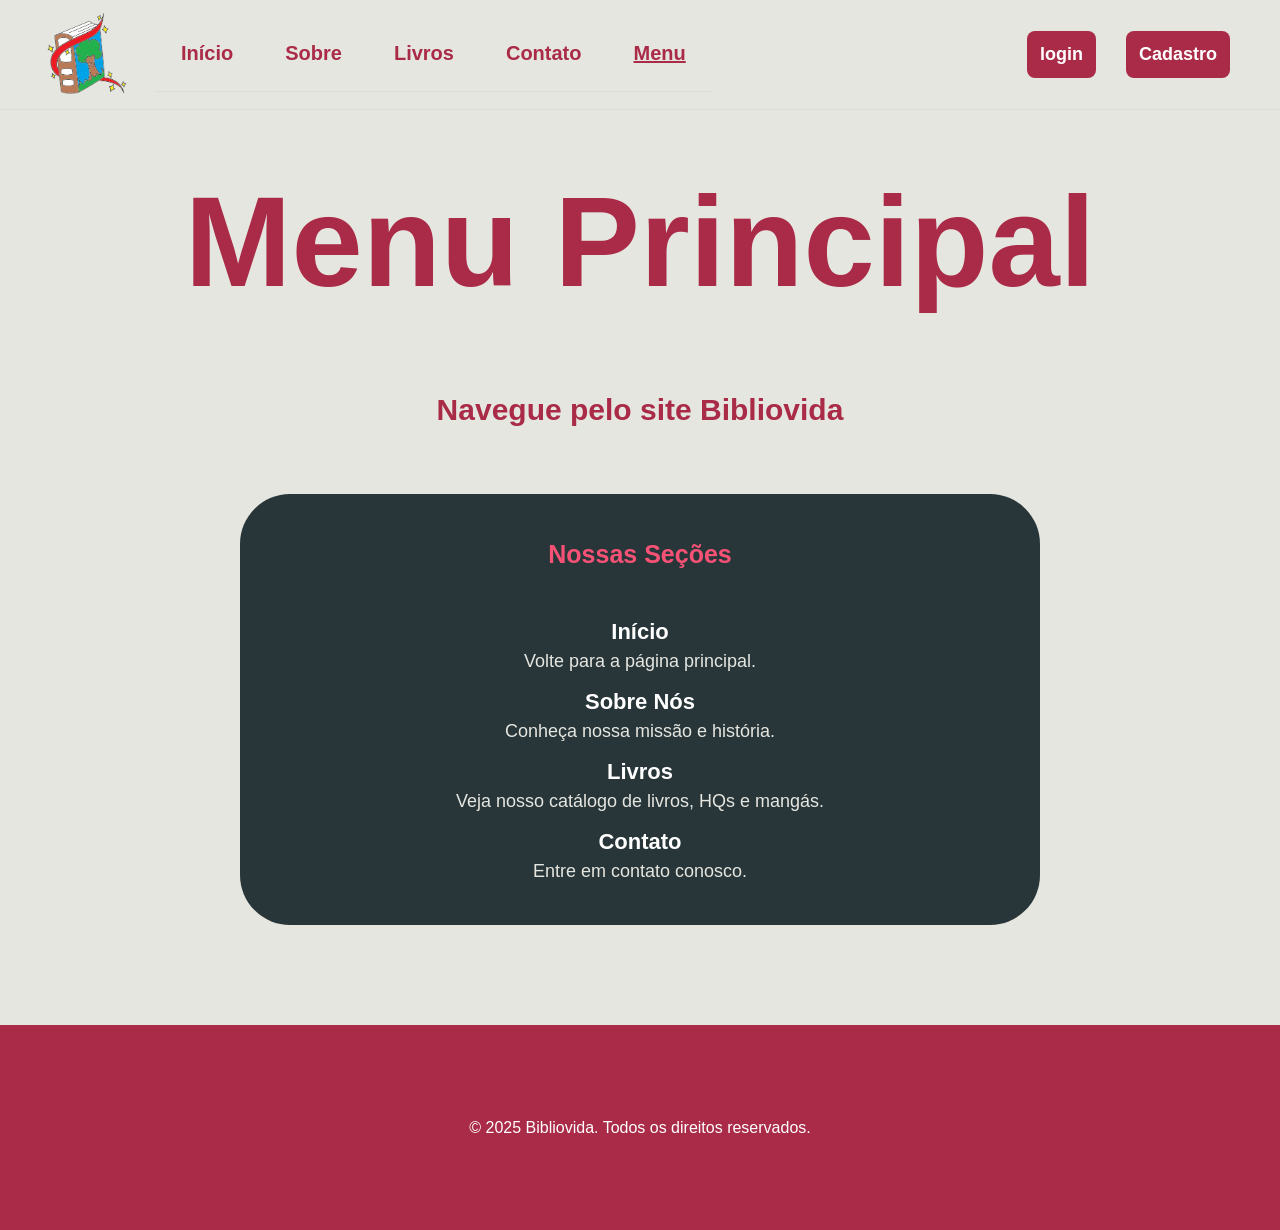
<file: frontend/html_main/menu.html>
<!DOCTYPE html>
<html lang="pt-br"> 
<head>
    <meta charset="UTF-8">
    <meta name="viewport" content="width=device-width, initial-scale=1.0">
    <link rel="stylesheet" href="../css/style.css">
    <title>Menu - Bibliovida</title>
</head>
<body>

    <header>
        <div class="header-esquerda">
            <img src="../img/logo.png" alt="Logo Bibliovida" id="logo_home">
            
            <nav class="menu" id="menu">
                 <a href="../../index.html">Início</a> 
                 <a href="sobre.html">Sobre</a> 
                 <a href="livros.html">Livros</a> 
                 <a href="contato.html">Contato</a>
                 <a href="menu.html" style="text-decoration: underline;">Menu</a>
            </nav>
        </div>

        <div id="login">
            <a href="../html_login_e_cadastro/login.html"><button class="botão_login">login</button></a> 
            <a href="../html_login_e_cadastro/cadastro.html"><button class="botão_login">Cadastro</button></a>
        </div>
    </header>

    <main>
        
        <h1 id="titulo_contatos">Menu Principal</h1>
        
        <h2 id="subtitulo_livros">Navegue pelo site Bibliovida</h2>

        <div style="width: 90%; max-width: 800px; margin: 50px auto; background-color: #283639; border-radius: 50px; padding: 40px; text-align: center;">
            
            <h2 style="color: #f75276; margin-bottom: 30px; font-size: 25px;">Nossas Seções</h2>
            
            <ul style="list-style: none; padding: 0; font-size: 22px; line-height: 2.5;">
                <li>
                    <a href="../../index.html" style="color: white; font-weight: bold; text-decoration: none;">
                        Início
                    </a>
                    <p style="color: #e6e6e0; font-size: 18px; margin-top: -10px; line-height: 1.4;">
                        Volte para a página principal.
                    </p>
                </li>
                <li>
                    <a href="sobre.html" style="color: white; font-weight: bold; text-decoration: none;">
                        Sobre Nós
                    </a>
                    <p style="color: #e6e6e0; font-size: 18px; margin-top: -10px; line-height: 1.4;">
                        Conheça nossa missão e história.
                    </p>
                </li>
                <li>
                    <a href="livros.html" style="color: white; font-weight: bold; text-decoration: none;">
                        Livros
                    </a>
                    <p style="color: #e6e6e0; font-size: 18px; margin-top: -10px; line-height: 1.4;">
                        Veja nosso catálogo de livros, HQs e mangás.
                    </p>
                </li>
                <li>
                    <a href="contato.html" style="color: white; font-weight: bold; text-decoration: none;">
                        Contato
                    </a>
                    <p style="color: #e6e6e0; font-size: 18px; margin-top: -10px; line-height: 1.4;">
                        Entre em contato conosco.
                    </p>
                </li>
            </ul>

        </div>

    </main>
    
    <footer id="footer">
        <p id="letras_footer">&copy; 2025 Bibliovida. Todos os direitos reservados.</p>
    </footer>

</body>
</html>
</file>
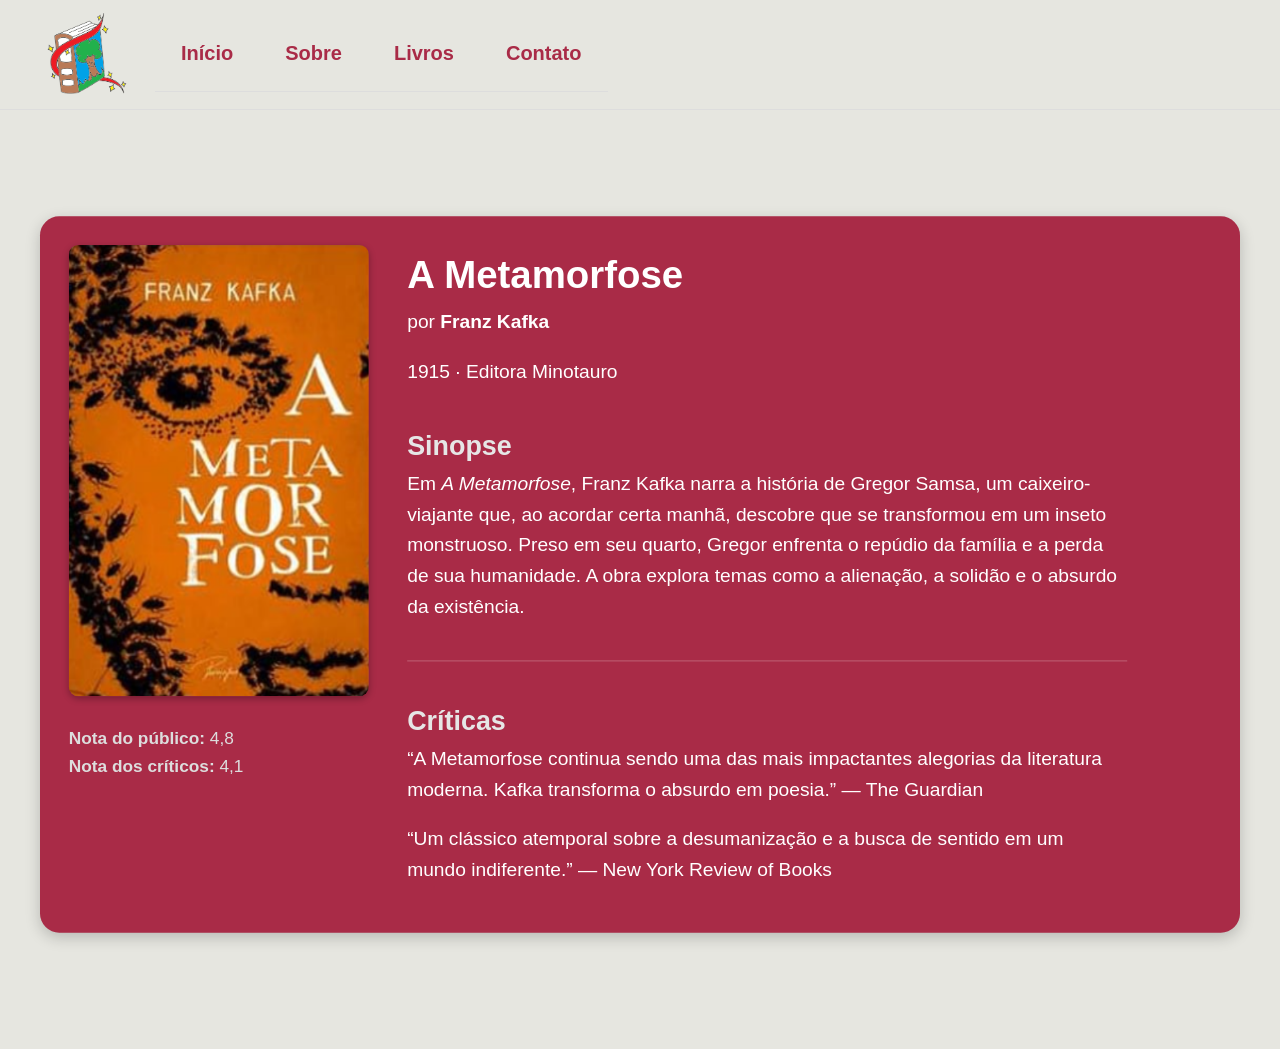
<file: frontend/html_main/meta.html>
<!DOCTYPE html>
<html lang="pt-BR">
<head>
  <meta charset="UTF-8">
  <meta name="viewport" content="width=device-width, initial-scale=1.0">
  <title>A Metamorfose</title>
  <link rel="stylesheet" href="../css/style.css">
</head>
<body>
  <header>
     <div class="header-esquerda">
    <img src="../img/logo.png" alt="Logo Bibliovida" id="logo_home">
    <nav class="menu" id="menu">
      <a href="../../index.html">Início</a>
      <a href="sobre.html">Sobre</a>
      <a href="livros.html">Livros</a>
      <a href="contato.html">Contato</a>
    </nav>
  </header>

  <main class="book-container">
    <div class="book-cover">
      <img src="../img_livros/metamorfose.png" alt="Capa do livro A Metamorfose">
      <div class="ratings">
        <p><strong>Nota do público:</strong> 4,8</p>
        <p><strong>Nota dos críticos:</strong> 4,1</p>
      </div>
    </div>

    <div class="book-info">
      <h1>A Metamorfose</h1>
      <p class="author">por <strong>Franz Kafka</strong></p>
      <p class="publisher">1915 · Editora Minotauro</p>

      <h2>Sinopse</h2>
      <p>
        Em <em>A Metamorfose</em>, Franz Kafka narra a história de Gregor Samsa, um caixeiro-viajante que,
        ao acordar certa manhã, descobre que se transformou em um inseto monstruoso. Preso em seu quarto,
        Gregor enfrenta o repúdio da família e a perda de sua humanidade. A obra explora temas como a
        alienação, a solidão e o absurdo da existência.
      </p>

      <section class="criticas">
        <h2>Críticas</h2>
        <p>
          “A Metamorfose continua sendo uma das mais impactantes alegorias da literatura moderna.
          Kafka transforma o absurdo em poesia.” — The Guardian
        </p>
        <p>
          “Um clássico atemporal sobre a desumanização e a busca de sentido em um mundo indiferente.”
          — New York Review of Books
        </p>
      </section>
    </div>
  </main>
</body>
</html>
</file>
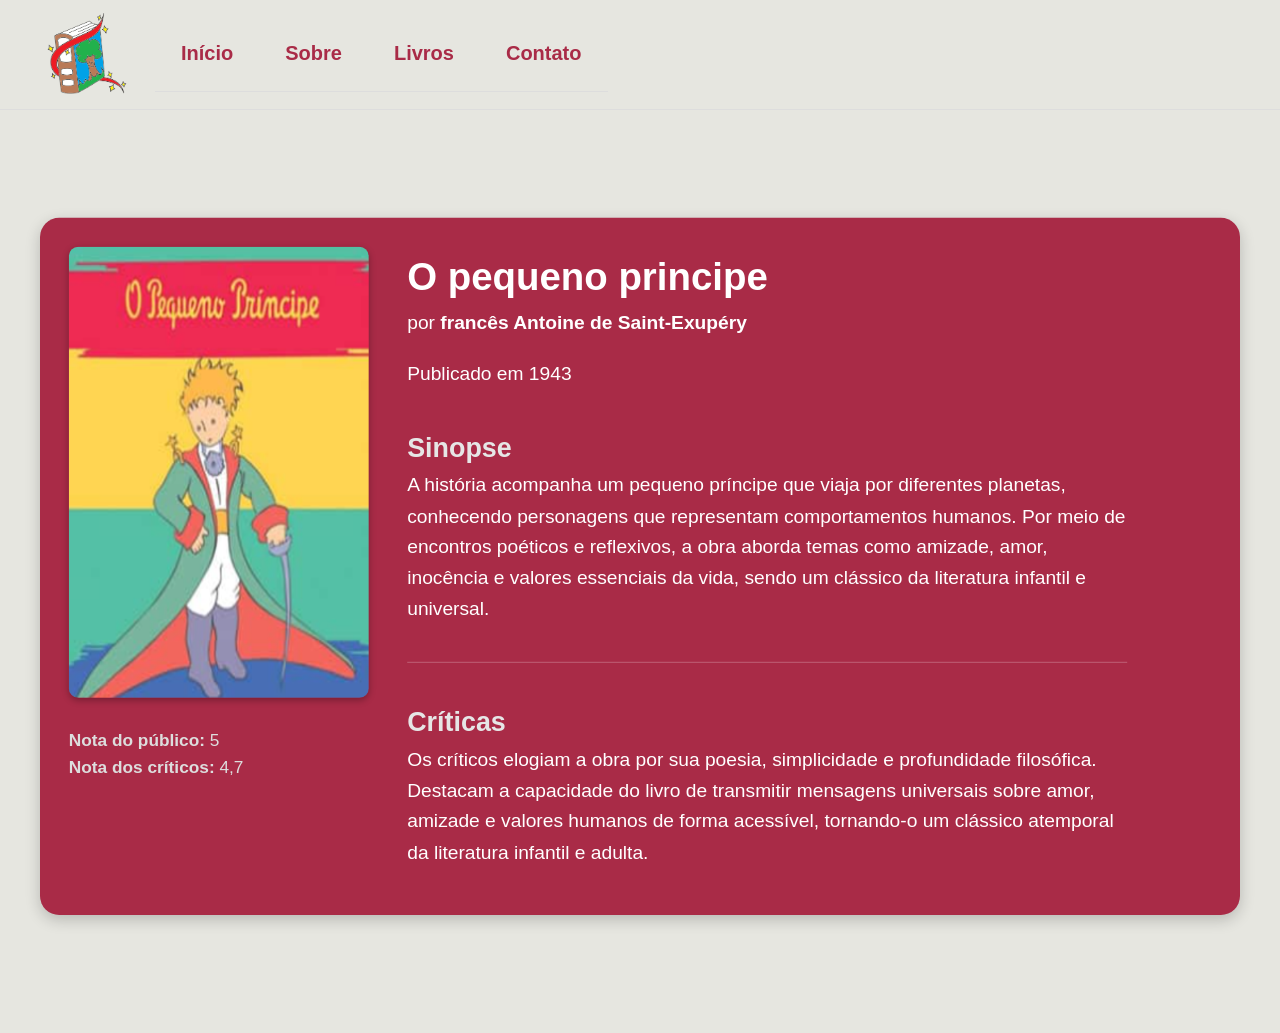
<file: frontend/html_main/principe.html>
<!DOCTYPE html>
<html lang="pt-BR">
<head>
  <meta charset="UTF-8">
  <meta name="viewport" content="width=device-width, initial-scale=1.0">
  <title>Pequeno principe</title>
  <link rel="stylesheet" href="../css/style.css">
</head>
<body>
  <header>
     <div class="header-esquerda">
    <img src="../img/logo.png" alt="Logo Bibliovida" id="logo_home">
    <nav class="menu" id="menu">
      <a href="../../index.html">Início</a>
      <a href="sobre.html">Sobre</a>
      <a href="livros.html">Livros</a>
      <a href="contato.html">Contato</a>
    </nav>
  </header>

  <main class="book-container">
    <div class="book-cover">
      <img src="../img_livros/principe.png" alt="Capa do livro A Metamorfose">
      <div class="ratings">
        <p><strong>Nota do público:</strong> 5</p>
        <p><strong>Nota dos críticos:</strong> 4,7</p>
      </div>
    </div>

    <div class="book-info">
      <h1>O pequeno principe</h1>
      <p class="author">por <strong>francês Antoine de Saint-Exupéry</strong></p>
      <p class="publisher">Publicado em 1943</p>

      <h2>Sinopse</h2>
      <p>
        A história acompanha um pequeno príncipe que viaja por diferentes planetas, conhecendo personagens que representam comportamentos humanos. Por meio de encontros poéticos e reflexivos, a obra aborda temas como amizade, amor, inocência e valores essenciais da vida, sendo um clássico da literatura infantil e universal.
      </p>

      <section class="criticas">
        <h2>Críticas</h2>
        <p>
    Os críticos elogiam a obra por sua poesia, simplicidade e profundidade filosófica. Destacam a capacidade do livro de transmitir mensagens universais sobre amor, amizade e valores humanos de forma acessível, tornando-o um clássico atemporal da literatura infantil e adulta.</p>
      </section>
    </div>
  </main>
</body>
</html>
</file>
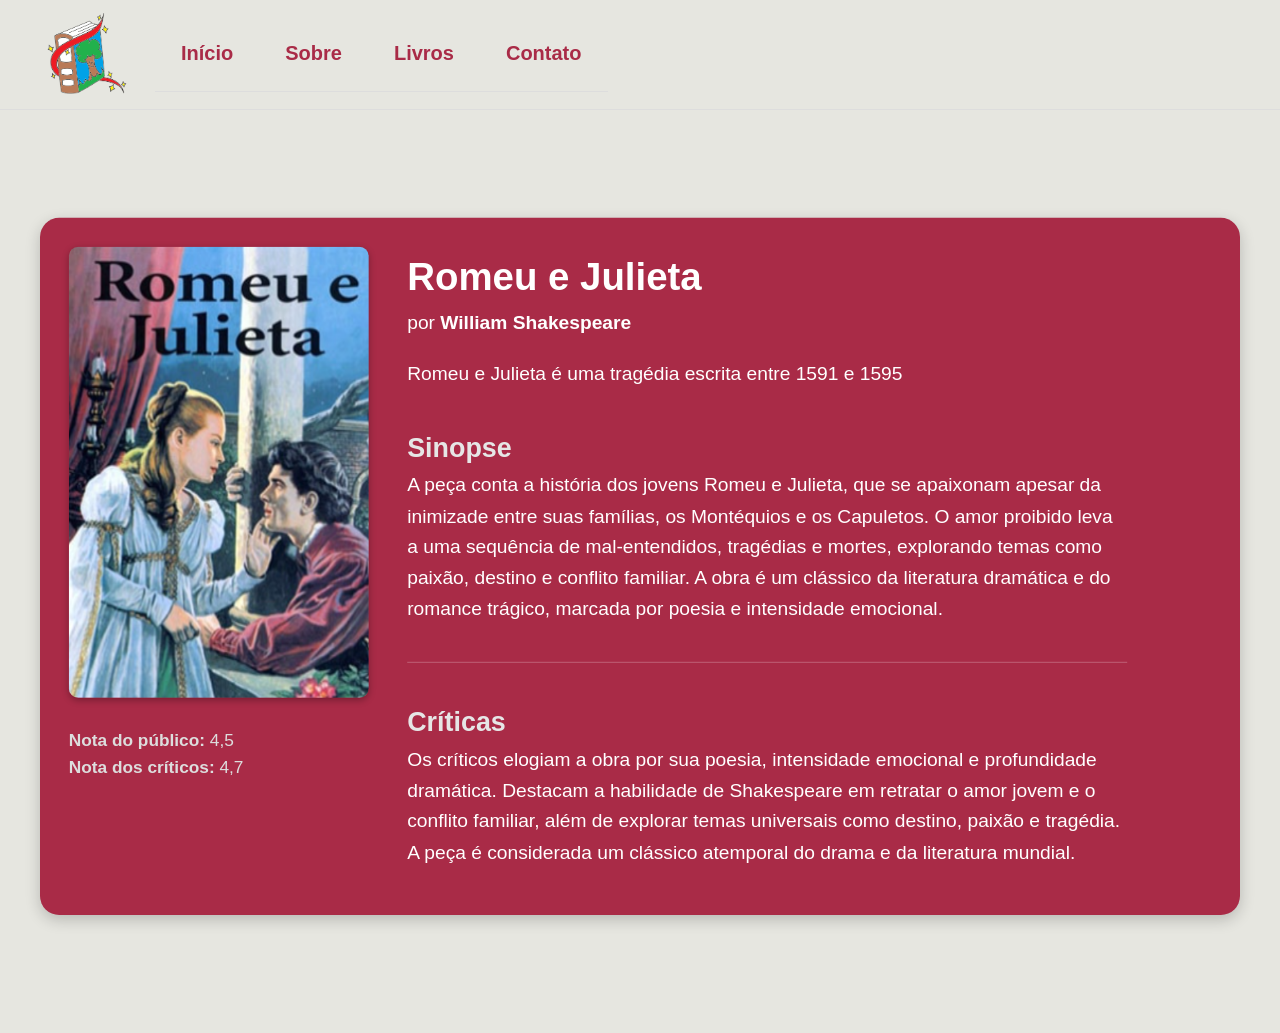
<file: frontend/html_main/Romeu.html>
<!DOCTYPE html>
<html lang="pt-BR">
<head>
  <meta charset="UTF-8">
  <meta name="viewport" content="width=device-width, initial-scale=1.0">
  <title>Romeu e Julieta</title>
  <link rel="stylesheet" href="../css/style.css">
</head>
<body>
  <header>
     <div class="header-esquerda">
    <img src="../img/logo.png" alt="Logo Bibliovida" id="logo_home">
    <nav class="menu" id="menu">
      <a href="../../index.html">Início</a>
      <a href="sobre.html">Sobre</a>
      <a href="livros.html">Livros</a>
      <a href="contato.html">Contato</a>
    </nav>
  </header>

  <main class="book-container">
    <div class="book-cover">
      <img src="../img_livros/romeu.png" alt="Capa do livro A Metamorfose">
      <div class="ratings">
        <p><strong>Nota do público:</strong> 4,5</p>
        <p><strong>Nota dos críticos:</strong> 4,7</p>
      </div>
    </div>

    <div class="book-info">
      <h1>Romeu e Julieta</h1>
      <p class="author">por <strong>William Shakespeare</strong></p>
      <p class="publisher">Romeu e Julieta é uma tragédia escrita entre 1591 e 1595</p>

      <h2>Sinopse</h2>
      <p>
        A peça conta a história dos jovens Romeu e Julieta, que se apaixonam apesar da inimizade entre suas famílias, os Montéquios e os Capuletos. O amor proibido leva a uma sequência de mal-entendidos, tragédias e mortes, explorando temas como paixão, destino e conflito familiar. A obra é um clássico da literatura dramática e do romance trágico, marcada por poesia e intensidade emocional.
      </p>

      <section class="criticas">
        <h2>Críticas</h2>
        <p>
    Os críticos elogiam a obra por sua poesia, intensidade emocional e profundidade dramática. Destacam a habilidade de Shakespeare em retratar o amor jovem e o conflito familiar, além de explorar temas universais como destino, paixão e tragédia. A peça é considerada um clássico atemporal do drama e da literatura mundial.        </p>
      </section>
    </div>
  </main>
</body>
</html>
</file>
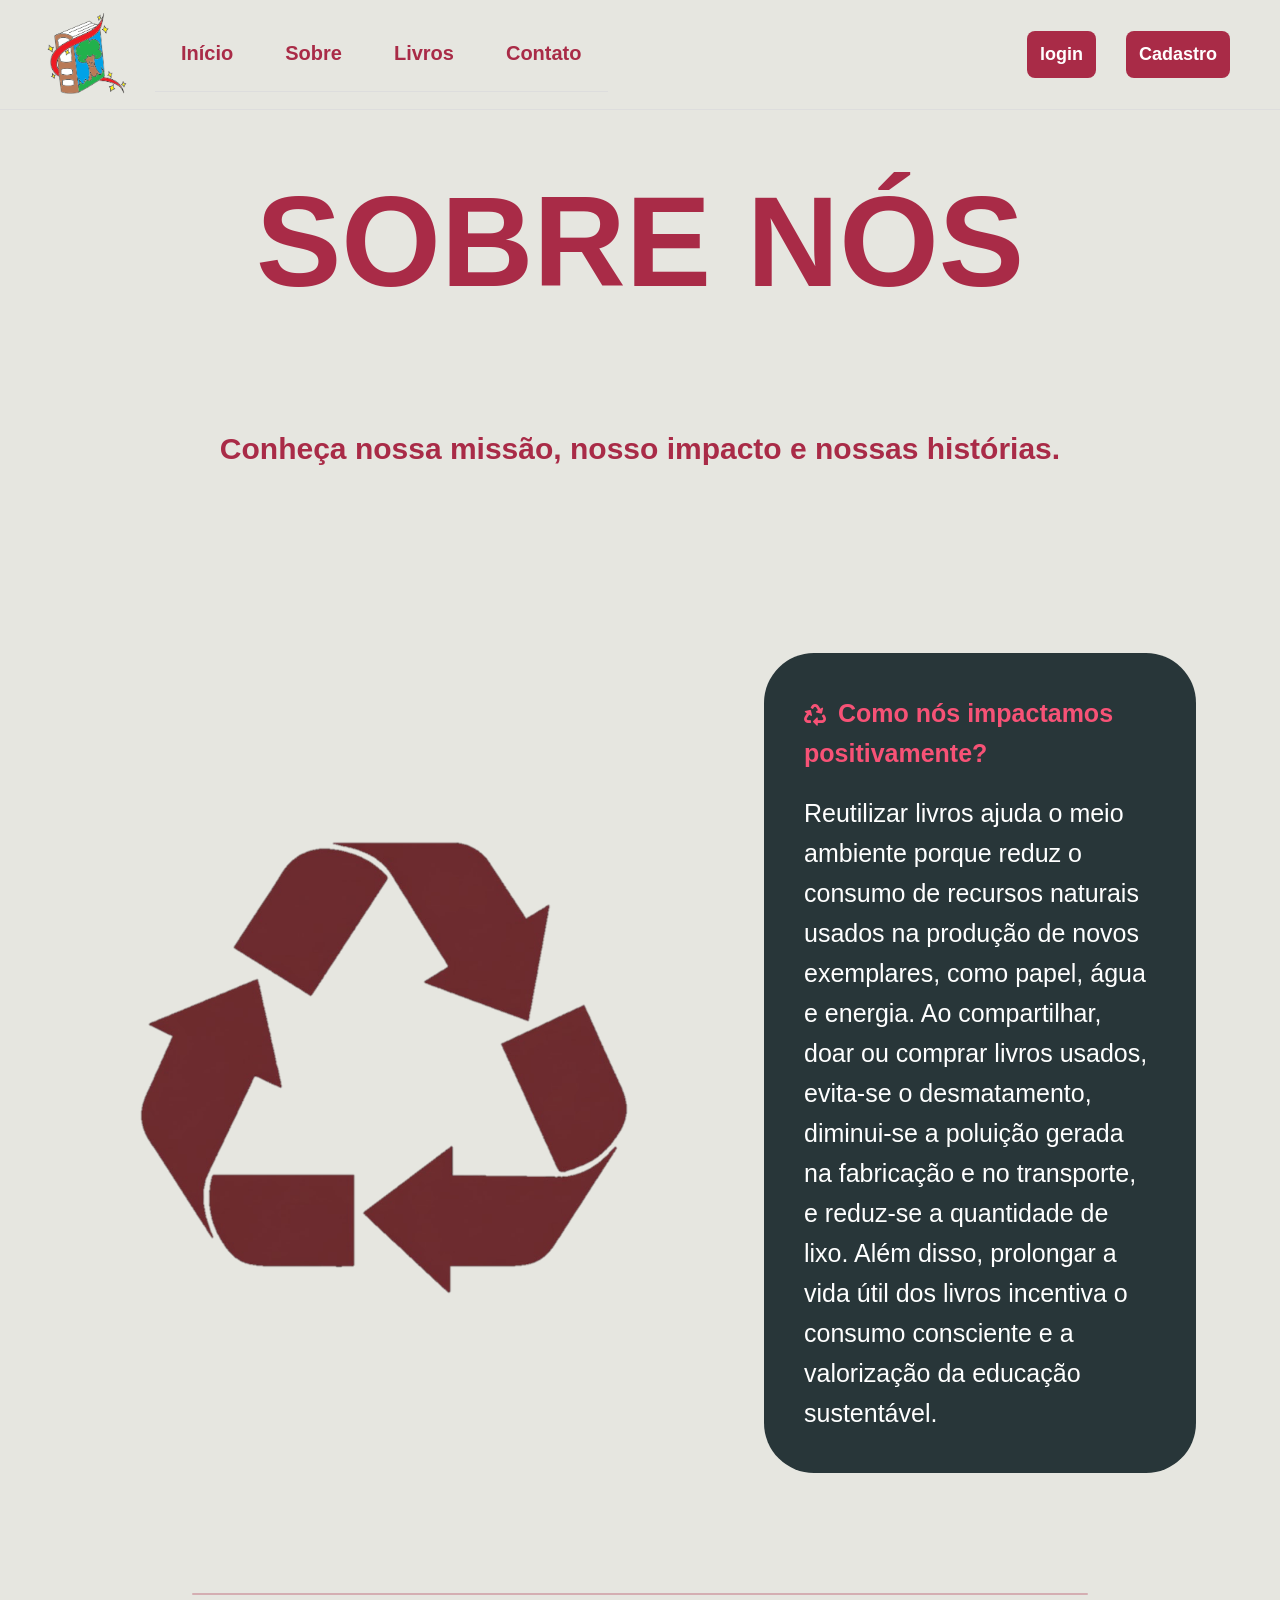
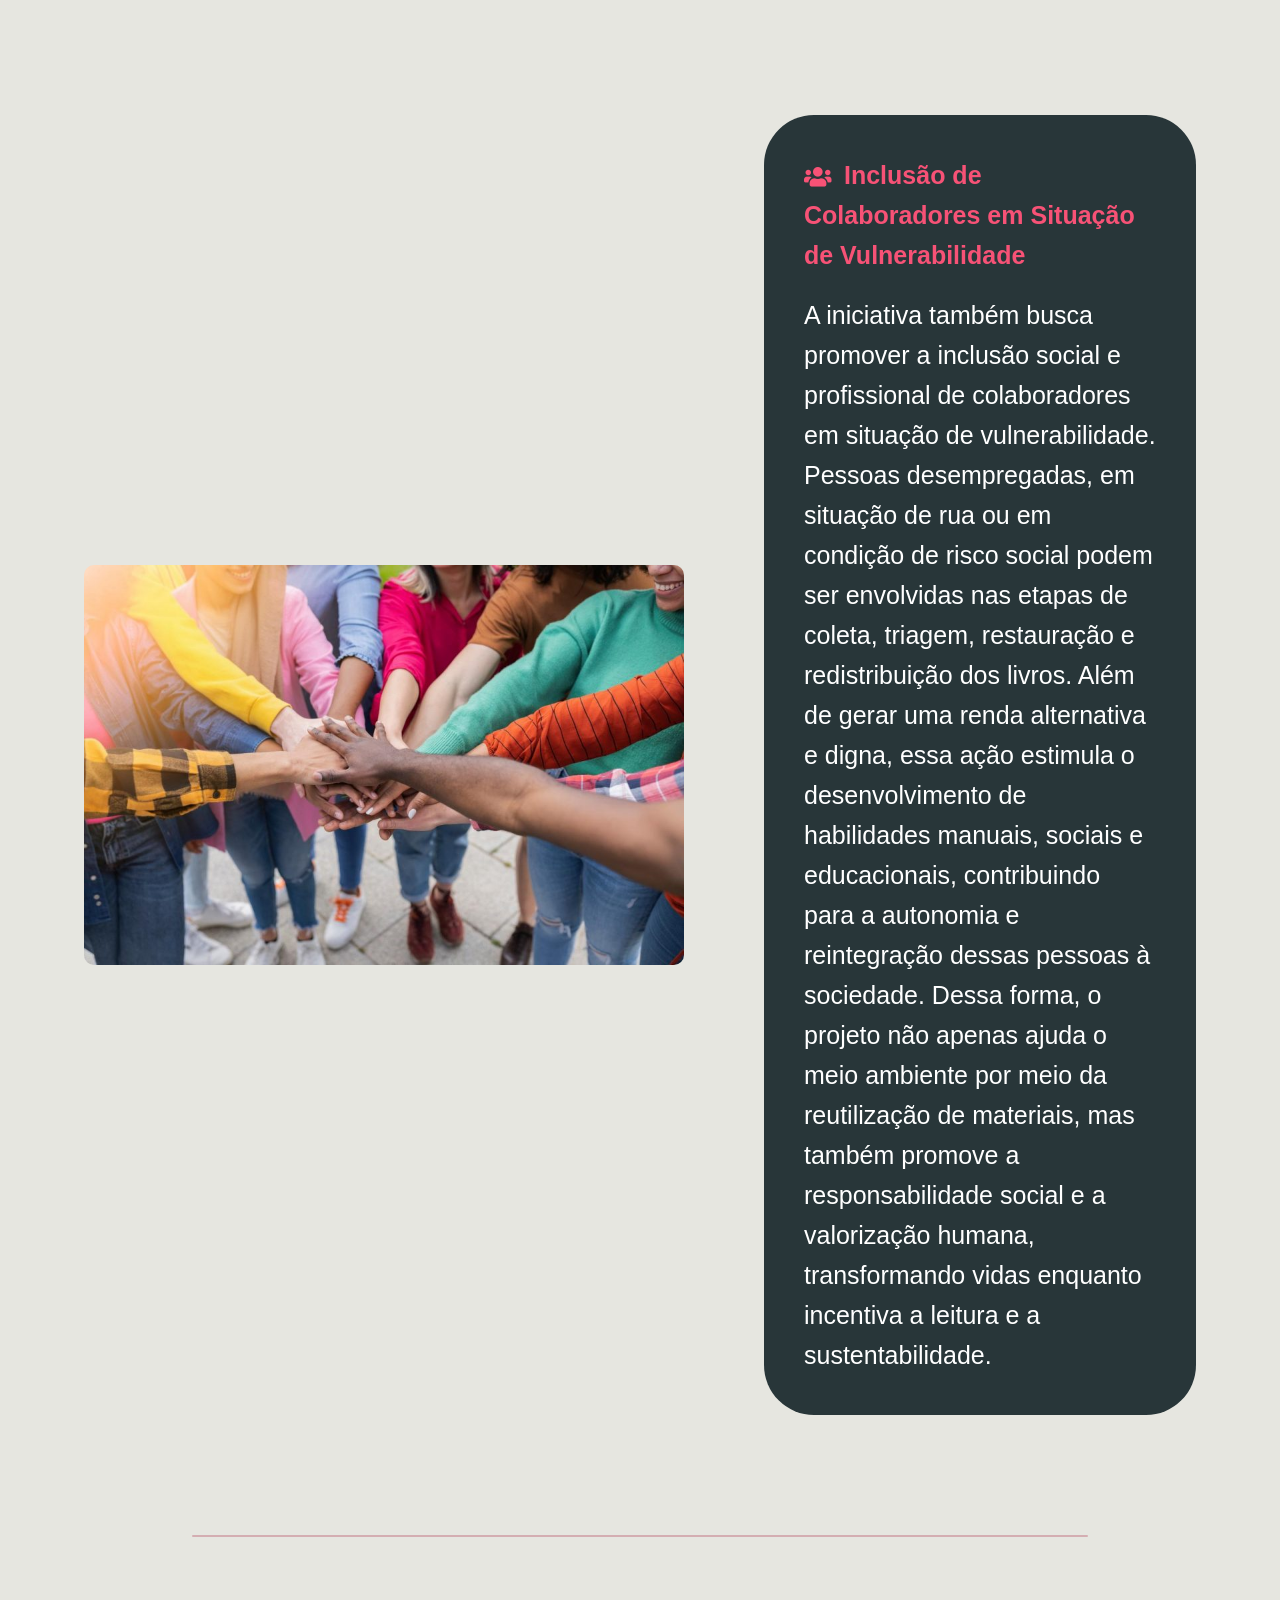
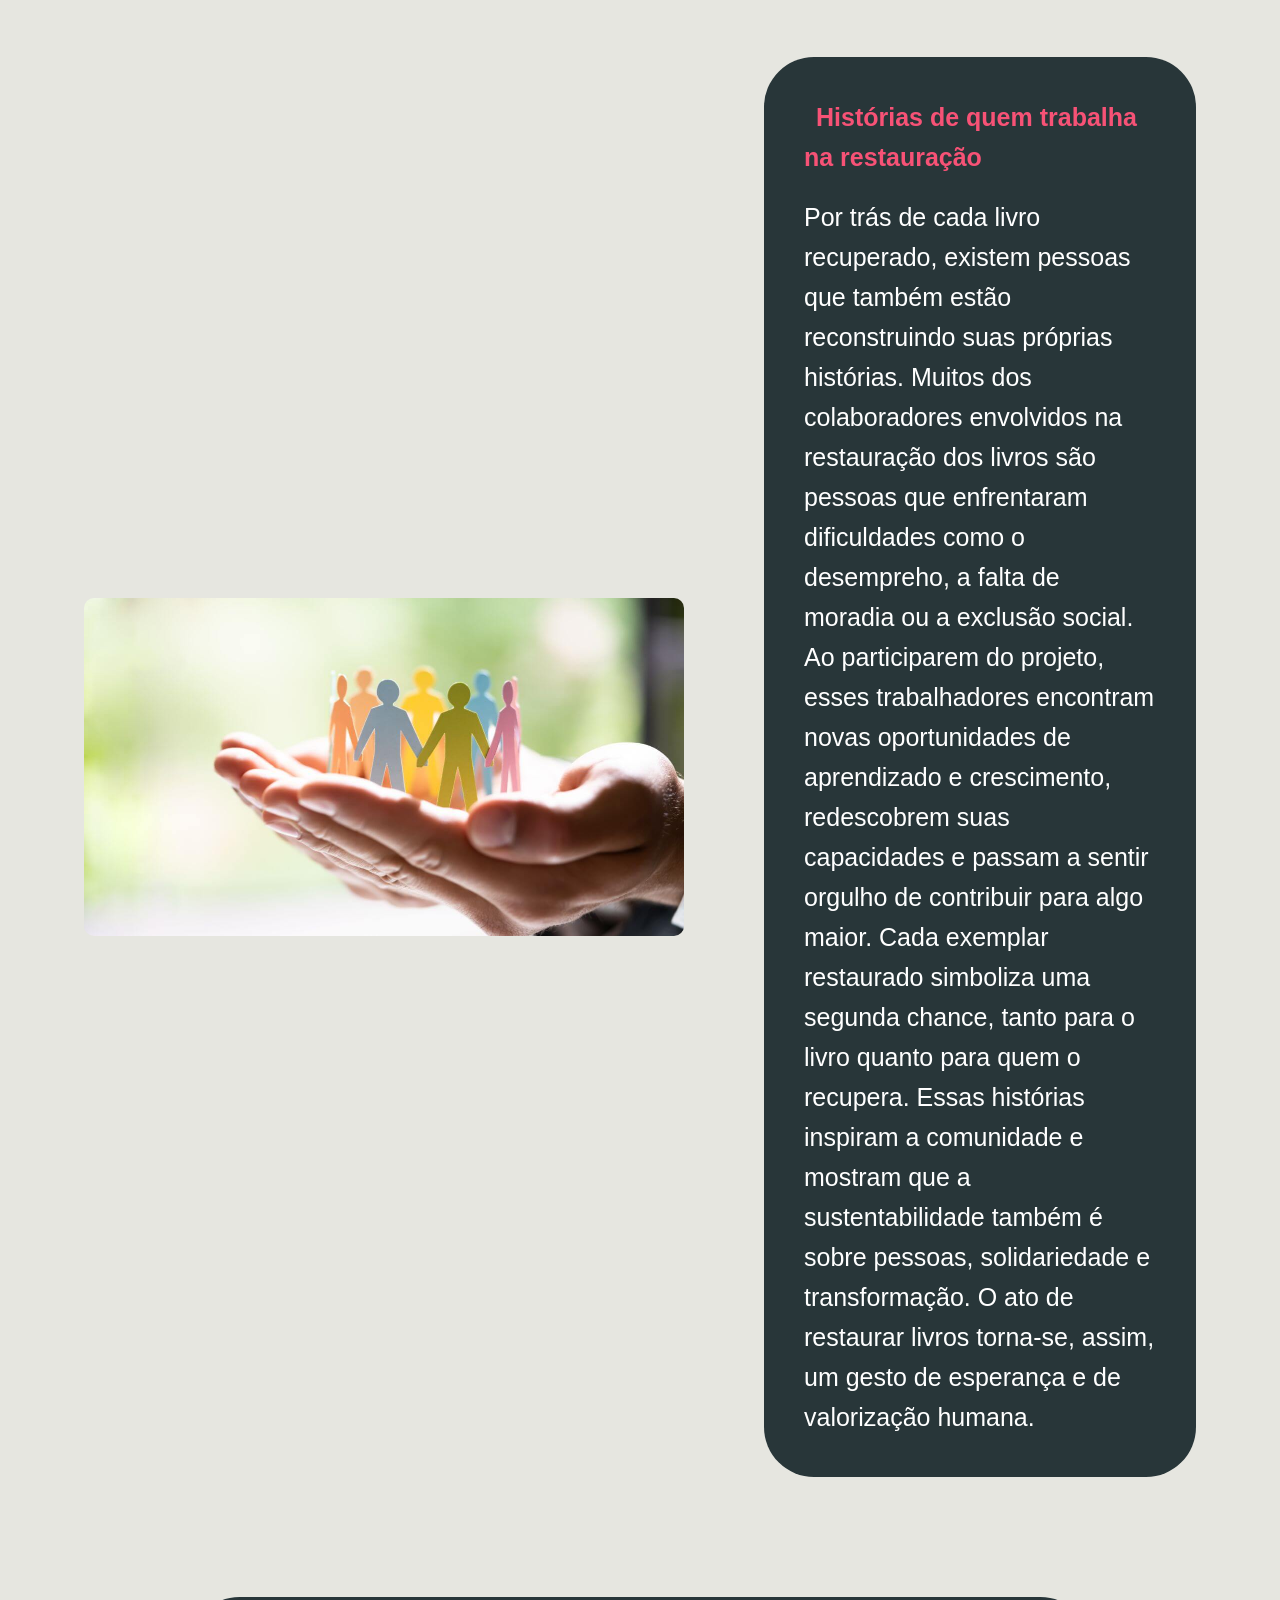
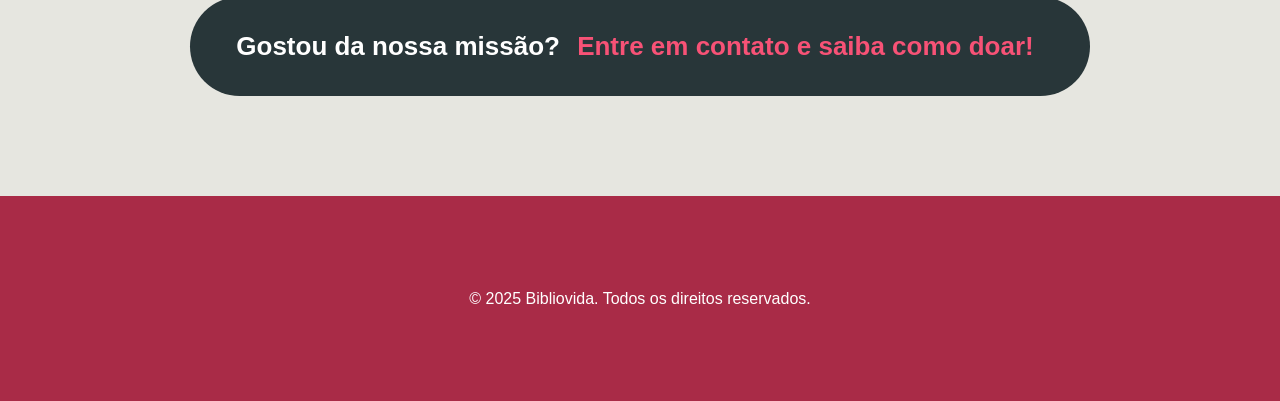
<file: frontend/html_main/sobre.html>
<!DOCTYPE html>
<html lang="pt-br"> 
<head>
    <meta charset="UTF-8">
    <meta name="viewport" content="width=device-width, initial-scale=1.0">
    <link rel="stylesheet" href="../css/style.css">
    
    <link rel="stylesheet" href="https://use.fontawesome.com/releases/v5.8.2/css/all.css"
        integrity="sha384-oS3vJWv+0UjzBfQzYUhtDYW+Pj2yciDJxpsK1OYPAYjqT085Qq/1cq5FLXAZQ7Ay" crossorigin="anonymous">

    <title>Sobre Nós</title>

    <style>
        /* Estilo para a divisória sutil entre os blocos */
        .divider {
            width: 70%;
            margin: 60px auto; /* Mais espaço que um <hr> normal */
            height: 2px;
            background-color: #A92B47; /* Cor principal do site */
            border: 0;
            opacity: 0.3; /* Deixa a linha mais sutil */
            border-radius: 5px;
        }

        /* Estilo para os ícones nos títulos das caixas */
        .caixa h2 .fas {
            margin-right: 12px;
            font-size: 22px; /* Um pouco menor que o título */
            vertical-align: middle;
            color: #f75276; /* Cor rosa dos títulos */
        }

        /* Estilo para o link na chamada de ação (CTA) no final */
        #cta-link {
            color: #f75276; /* Cor rosa */
            text-decoration: none;
            font-weight: bold;
            border-bottom: 2px solid transparent;
            transition: border-bottom 0.3s;
        }
        #cta-link:hover {
            border-bottom: 2px solid #f75276;
        }

    </style>
</head>
<body>

    <header>
        <div class="header-esquerda">
            <img src="../img/logo.png" alt="Logo Bibliovida" id="logo_home">
            
            <nav class="menu" id="menu">
                 <a href="../../index.html">Início</a> 
                 <a href="sobre.html">Sobre</a> 
                 <a href="livros.html">Livros</a> 
                 <a href="contato.html">Contato</a> 
            </nav>
        </div>

        <div id="login">
            <a href="../html_login_e_cadastro/login.html"><button class="botão_login">login</button></a> 
            <a href="../html_login_e_cadastro/cadastro.html"><button class="botão_login">Cadastro</button></a>
        </div>
    </header>
    <main>

        <h1 id="titulo_sobre">SOBRE NÓS</h1>
        
        <h2 id="subtitulo_livros" style="padding-top: 0; padding-bottom: 60px;">
            Conheça nossa missão, nosso impacto e nossas histórias.
        </h2>

        
        <div class="container-layout">
            <img src="../img/reciclagem.png"  alt="Símbolo de Reciclagem">
            <div class="caixa">
                <h2><i class="fas fa-recycle"></i>Como nós impactamos positivamente?</h2>
                <p>Reutilizar livros ajuda o meio ambiente porque reduz o consumo de recursos naturais usados na produção de novos exemplares, como papel, água e energia. Ao compartilhar, doar ou comprar livros usados, evita-se o desmatamento, diminui-se a poluição gerada na fabricação e no transporte, e reduz-se a quantidade de lixo. Além disso, prolongar a vida útil dos livros incentiva o consumo consciente e a valorização da educação sustentável.</p>
            </div>
        </div>

        <hr class="divider">

        <div class="container-layout container-layout--reverso">
            <div class="caixa">
                <h2><i class="fas fa-users"></i>Inclusão de Colaboradores em Situação de Vulnerabilidade</h2>
                <p>A iniciativa também busca promover a inclusão social e profissional de colaboradores em situação de vulnerabilidade. Pessoas desempregadas, em situação de rua ou em condição de risco social podem ser envolvidas nas etapas de coleta, triagem, restauração e redistribuição dos livros. Além de gerar uma renda alternativa e digna, essa ação estimula o desenvolvimento de habilidades manuais, sociais e educacionais, contribuindo para a autonomia e reintegração dessas pessoas à sociedade. Dessa forma, o projeto não apenas ajuda o meio ambiente por meio da reutilização de materiais, mas também promove a responsabilidade social e a valorização humana, transformando vidas enquanto incentiva a leitura e a sustentabilidade.</p>
            </div>
             <img src="../img/inclusão.jpg"  alt="Imagem ilustrativa">
        </div>

        <hr class="divider">

        <div class="container-layout">
            <img src="../img/restauração.jpg"  alt="Símbolo de Restauração">
            <div class="caixa">
                <h2><i class="fas fa-book-heart"></i>Histórias de quem trabalha na restauração</h2>
                <p>Por trás de cada livro recuperado, existem pessoas que também estão reconstruindo suas próprias histórias. Muitos dos colaboradores envolvidos na restauração dos livros são pessoas que enfrentaram dificuldades como o desempreho, a falta de moradia ou a exclusão social. Ao participarem do projeto, esses trabalhadores encontram novas oportunidades de aprendizado e crescimento, redescobrem suas capacidades e passam a sentir orgulho de contribuir para algo maior.  Cada exemplar restaurado simboliza uma segunda chance, tanto para o livro quanto para quem o recupera. Essas histórias inspiram a comunidade e mostram que a sustentabilidade também é sobre pessoas, solidariedade e transformação. O ato de restaurar livros torna-se, assim, um gesto de esperança e de valorização humana.</p>
            </div>
        </div>

        <div id="caixa_slogan" style="margin-top: 100px; max-width: 900px; padding: 30px 40px;">
            <p style="font-size: 26px; line-height: 1.5;">Gostou da nossa missão? 
                <a href="contato.html" id="cta-link">
                    Entre em contato e saiba como doar!
                </a>
            </p>
        </div>


    </main>
    
    <footer id="footer">
        <p id="letras_footer">&copy; 2025 Bibliovida. Todos os direitos reservados.</p>
    </footer>

</body>
</html>
</file>
<file: frontend/css/style.css>
/* ==================== BASE E RESET (AJUSTADO) ==================== */
@import url('https://fonts.googleapis.com/css?family=Open+Sans:300,400,700&display=swap');

* {
  margin: 0;
  padding: 0;
  box-sizing: border-box;
}

body {
  background-color: #e6e6e0;
  line-height: 1.6; /* Mais flexível que '30px' */
  font-family: Arial, Helvetica, sans-serif;
  
  /* IMPORTANTE: Adiciona espaço no topo para o cabeçalho fixo */
  padding-top: 100px; 
}

p {
  font-family: Arial, Helvetica, sans-serif;
}

a {
  text-decoration: none;
  color: inherit;
  padding: 10px; /* Padding padrão menor */
}

/* ==================== HEADER (NOVO E UNIFICADO) ==================== */
header {
  display: flex;
  justify-content: space-between; /* Itens para os cantos */
  align-items: center;            /* Alinha tudo verticalmente */
  padding: 10px 40px;             /* Espaçamento interno */
  width: 100%;
  background-color: #e6e6e0;      
  
  /* O cabeçalho fixo */
  position: fixed; 
  top: 0;
  left: 0;
  z-index: 1000; /* Garante que fique na frente de tudo */
  border-bottom: 1px solid #ddd; /* Linha sutil */
}

/* Container para agrupar a logo e o menu */
.header-esquerda {
    display: flex;
    align-items: center;
    gap: 25px; /* Espaço entre a logo e o menu */
}

/* LOGO: Resetada */
#logo_home {
  position: static; /* RESETA a posição */
  width: 90px;      
  height: auto;
}

/* MENU: Resetado */
#menu {
  position: static;     /* RESETA a posição */
  line-height: normal;  
  font-size: 24px;      
  color: #A92B47;
  font-weight: bold;
}

/* Links do menu */
#menu a {
    padding: 10px;
    font-size: 20px;
    font-weight: bold;
    color: #A92B47;
}

/* LOGIN: Resetado */
#login {
  position: static; /* RESETA a posição */
  width: auto;
  text-align: center;
  display: flex; /* Para os botões ficarem lado a lado */
  gap: 10px;
}

.botão_login {
  background-color: #A92B47;
  color: white;
  border: none;
  padding: 13px;
  font-size: 18px;
  font-weight: bold;
  border-radius: 8px;
  cursor: pointer;
  text-align: center;
}

/* ==================== TÍTULOS (CORRIGIDO) ==================== */
#titulo_home,
#titulo_sobre,
#titulo_livros,
#titulo_contatos {
  color: #A92B47;
  text-align: center;
  font-weight: bold;
  font-size: clamp(50px, 10vw, 140px); 
  padding-top: 40px; 
  padding-bottom: 40px;
}

#titulo_sobre {
  padding-bottom: 80px;
}

/* ==================== SLOGAN (CORRIGIDO) ==================== */
#caixa_slogan {
  font-family: Arial, Helvetica, sans-serif;
  background-color: #283639;
  
  /* LARGURA E POSIÇÃO CORRIGIDAS */
  width: 90%;             
  max-width: 800px;       
  margin: 40px auto; /* Centraliza */
  
  border-radius: 100px;
  display: flex;
  align-items: center;
  justify-content: center; 
  font-weight: bold;
  font-size: clamp(24px, 5vw, 35px); /* Fonte responsiva */       
  color: #ffffff;
  transition: transform 0.5s;
  padding: 20px 40px;     
  
  position: static; /* RESETA A POSIÇÃO */
  height: auto; 
  word-spacing: normal; 
  letter-spacing: normal;
}

/* Seletores antigos de Slogan (mantidos caso sejam usados) */
.slogan {
  display: flex;
  align-items: center;
  justify-content: center;
  width: 550px;
  height: 75px;
  font-weight: bold;
  border-radius: 10px;
  margin: 40px auto;
}
#slogan_txt {
  color: #A92B47;
  font-size: 40px;
  text-align: center;
}
section.caixas {
  padding-top: 80px;
  display: flex;
  gap: 90px;
  justify-content: center;
  flex-wrap: wrap;
}

/* ==================== FOOTER ==================== */
#footer {
  background-color: #A92B47;
  color: white;
  text-align: center;
  display: block;
  margin: 0 auto;
  margin-top: 100px; /* Reduzido de 500px */
}

#letras_footer {
  padding: 90px;
}

/* ==================== GALERIA (JÁ ESTAVA BOA) ==================== */
.galeria {
  display: flex;
  flex-wrap: wrap;
  justify-content: center;
  gap: 20px;
  padding: 20px;
}

.galeria-item {
  display: flex;
  flex-direction: column;
  align-items: center;
  width: 180px;
  text-align: center;
}

.galeria img {
  width: 100%;
  height: auto;
  border-radius: 10px;
  box-shadow: 0 4px 10px rgba(0,0,0,0.15);
  transition: transform 0.3s, box-shadow 0.3s;
}

.galeria img:hover {
  transform: scale(1.05);
  box-shadow: 0 6px 15px rgba(0,0,0,0.25);
}

.preco {
  margin-top: 8px;
  font-size: 18px;
  font-weight: bold;
  color: #A92B47;
}

/* ==================== CONTEÚDO (CORRIGIDO) ==================== */
#topico {
  color: #A92B47;
  text-align: center;
  font-weight: bold;
  padding-bottom: 50px;

  /* Fonte responsiva */
  font-size: clamp(30px, 6vw, 50px);
  /* Padding-top ajustado (vem depois do header) */
  padding-top: 40px;
}

#paragrafo {
  font-weight: bold;
  color: #283639;
  text-align: center;
  padding-bottom: 100px;

  /* Centralização corrigida */
  width: 90%;
  max-width: 800px;
  margin-left: auto;
  margin-right: auto;
  font-size: clamp(18px, 3vw, 25px);
}

/* Posição resetada, agora está dentro do <header> */
#livros {
  position: relative; 
  /* top: -200px; (Removido magic number) */
}

/* ==================== CONTAINERS (CORRIGIDO) ==================== */
/* Este é o bloco que substitui .container_direita, .container_esquerda, etc. */

.container-layout {
  display: flex;
  align-items: center;
  justify-content: center;
  gap: 80px;
  width: 90%;
  max-width: 1600px;
  margin: 100px auto; /* Centraliza */
  padding: 20px;
}

/* Modificador para inverter a ordem */
.container-layout--reverso {
  flex-direction: row-reverse;
}

.container-layout img {
  flex: 1;
  width: 100%;
  max-width: 600px;
  height: auto;
  border-radius: 10px;
}

.container-layout .caixa {
  flex: 1.5;
  width: 100%;
  font-family: Arial, Helvetica, sans-serif;
  background-color: #283639;
  padding: 40px;
  color: white;
  font-size: 20px;
  text-align: left;
  border-radius: 50px;
}

.caixa p {
  color: #ffffff;
  font-size: 25px;
}

.caixa h2 {
  color: #f75276;
  margin-bottom: 20px;
  font-size: 25px;
}

/* ==================== LIVROS (CORRIGIDO) ==================== */
#subtitulo_livros {
  color: #A92B47;
  font-size: clamp(20px, 4vw, 30px); /* Responsivo */
  text-align: center;
  font-weight: bold;
  padding-top: 1px;
  padding-bottom: 10px;
}

.catalogo_livros {
  color: #A92B47;
  text-align: center;
  font-weight: bold;
  
  /* Fonte responsiva */
  font-size: clamp(40px, 7vw, 80px);
  
  /* Padding ajustado */
  padding-top: 100px; 
  padding-bottom: 80px;
}

/* ==================== FORMULÁRIO LOGIN (JÁ ESTAVA BOM) ==================== */
/* Esta seção inteira é para as páginas login.html e cadastro.html */
/* Ela já usa flexbox e é responsiva. Não precisa mexer. */
.container {
  display: flex;
  justify-content: center;
  align-items: center;
  height: 100vh;
  background-color: #e6e6e0;
}
.content {
  background-color: #fff;
  border-radius: 15px;
  width: 1500px;
  height: 80%;
  justify-content: space-between;
  align-items: center;
  position: relative;
}
.content::before {
  content: "";
  position: absolute;
  background-color: #A92B47;
  width: 40%;
  height: 100%;
  border-top-left-radius: 15px;
  border-bottom-left-radius: 15px;
  left: 0;
}
.title {
  font-size: 28px;
  font-weight: bold;
  text-transform: capitalize;
}
.title-primary { color: #fff; }
.title-second { color: #A92B47; }
.description {
  font-size: 14px;
  font-weight: 300;
  line-height: 30px;
}
.description-primary { color: #fff; }
.description-second { color: #A92B47; }
.btn {
  border-radius: 15px;
  text-transform: uppercase;
  color: #fff;
  font-size: 10px;
  padding: 10px 50px;
  cursor: pointer;
  font-weight: bold;
  width: 150px;
  align-self: center;
  border: none;
  margin-top: 1rem;
}
.btn-primary {
  background-color: transparent;
  border: 1px solid #fff;
  transition: background-color .5s;
}
.btn-primary:hover {
  background-color: #fff;
  color: #A92B47;
}
.btn-second {
  background-color: #A92B47;
  border: 1px solid #A92B47;
  transition: background-color .5s;
}
.btn-second:hover {
  background-color: #fff;
  border: 1px solid #A92B47;
  color: #A92B47;
}
.first-content { display: flex; }
.first-content .second-column { z-index: 11; }
.first-column {
  text-align: center;
  width: 40%;
  z-index: 10;
}
.second-column {
  width: 60%;
  display: flex;
  flex-direction: column;
  align-items: center;
}
.social-media { margin: 1rem 0; }
.link-social-media:not(:first-child) { margin-left: 10px; }
.link-social-media .item-social-media { transition: background-color .5s; }
.link-social-media:hover .item-social-media {
  background-color: #A92B47;
  color: #fff;
  border-color: #A92B47;
}
.list-social-media {
  display: flex;
  list-style-type: none;
}
.item-social-media {
  border: 1px solid #bdc3c7;
  border-radius: 50%;
  width: 35px;
  height: 35px;
  line-height: 35px;
  text-align: center;
  color: #95a5a6;
}
.form {
  display: flex;
  flex-direction: column;
  width: 55%;
}
.form input {
  height: 45px;
  width: 100%;
  border: none;
  background-color: #ecf0f1;
}
input:-webkit-autofill {
  -webkit-box-shadow: 0 0 0px 1000px #ecf0f1 inset !important;
  -webkit-text-fill-color: #000 !important;
}
.label-input {
  background-color: #ecf0f1;
  display: flex;
  align-items: center;
  margin: 8px;
}
.icon-modify {
  color: #7f8c8d;
  padding: 0 5px;
}
.second-content {
  position: absolute;
  display: flex;
}
.second-content .first-column {
  order: 2;
  z-index: -1;
}
.second-content .second-column {
  order: 1;
  z-index: -1;
}
.password {
  color: #34495e;
  font-size: 14px;
  margin: 15px 0;
  text-align: center;
}
.password::first-letter { text-transform: capitalize; }

/* Animações e Keyframes do Login (Mantidos) */
.sign-in-js .first-content .first-column { z-index: -1; }
.sign-in-js .second-content .second-column { z-index: 11; }
.sign-in-js .second-content .first-column { z-index: 13; }
.sign-in-js .content::before {
  left: 60%;
  border-top-left-radius: 0;
  border-bottom-left-radius: 0;
  border-top-right-radius: 15px;
  border-bottom-right-radius: 15px;
  animation: slidein 1.3s;
  z-index: 12;
}
.sign-up-js .content::before {
  animation: slideout 1.3s;
  z-index: 12;
}
.sign-up-js .second-content .first-column,
.sign-up-js .second-content .second-column { z-index: -1; }
.sign-up-js .first-content .second-column { z-index: 11; }
.sign-up-js .first-content .first-column { z-index: 13; }
.sign-in-js .first-content .second-column {
  z-index: -1;
  position: relative;
  animation: deslocamentoEsq 1.3s;
}
.sign-up-js .second-content .second-column {
  position: relative;
  z-index: -1;
  animation: deslocamentoDir 1.3s;
}
@keyframes deslocamentoEsq {
  from { left: 0; opacity: 1; z-index: 12; }
  25% { left: -80px; opacity: .5; }
  50% { left: -100px; opacity: .2; }
  to { left: -110px; opacity: 0; z-index: -1; }
}
@keyframes deslocamentoDir {
  from { left: 0; z-index: 12; }
  25% { left: 80px; }
  50% { left: 100px; }
  to { left: 110px; z-index: -1; }
}
@keyframes slidein {
  from { left: 0; width: 40%; }
  25% { left: 5%; width: 50%; }
  50% { left: 25%; width: 60%; }
  75% { left: 45%; width: 50%; }
  to { left: 60%; width: 40%; }
}
@keyframes slideout {
  from { left: 60%; width: 40%; }
  25% { left: 45%; width: 50%; }
  50% { left: 25%; width: 60%; }
  75% { left: 5%; width: 50%; }
  to { left: 0; width: 40%; }
}

/* ==================== RESPONSIVIDADE (AJUSTADO) ==================== */
/* Media queries do Formulário (Mantidas) */
@media screen and (max-width: 1040px) {
  .content { width: 100%; height: 100%; }
  .content::before { width: 100%; height: 40%; top: 0; border-radius: 0; }
  .first-content, .second-content { flex-direction: column; justify-content: space-around; }
  .first-column, .second-column { width: 100%; }
  .sign-in-js .content::before { top: 60%; left: 0; border-radius: 0; }
  .form { width: 90%; }

  @keyframes deslocamentoEsq {
    from { top: 0; opacity: 1; z-index: 12; }
    25% { top: -80px; opacity: .5; }
    50% { top: -100px; opacity: .2; }
    to { top: -110px; opacity: 0; z-index: -1; }
  }
  @keyframes deslocamentoDir {
    from { top: 0; z-index: 12; }
    25% { top: 80px; }
    50% { top: 100px; }
    to { top: 110px; z-index: -1; }
  }
  @keyframes slidein {
    from { top: 0; height: 40%; }
    25% { top: 5%; height: 50%; }
    50% { top: 25%; height: 60%; }
    75% { top: 45%; height: 50%; }
    to { top: 60%; height: 40%; }
  }
  @keyframes slideout {
    from { top: 60%; height: 40%; }
    25% { top: 45%; height: 50%; }
    50% { top: 25%; height: 60%; }
    75% { top: 5%; height: 50%; }
    to { top: 0; height: 40%; }
  }
}
@media screen and (max-width: 740px) {
  .form { width: 50%; }
}
@media screen and (max-width: 425px) {
  .form { width: 100%; }
}

/* === NOVAS MEDIA QUERIES PARA O LAYOUT PRINCIPAL === */
@media screen and (max-width: 768px) {
  
  /* Faz os containers (imagem + texto) ficarem em coluna */
  .container-layout,
  .container-layout--reverso {
    flex-direction: column;
    margin: 40px auto; /* Espaçamento menor em telas pequenas */
  }

  /* Faz o cabeçalho se ajustar */
  header {
    flex-direction: column;
    padding: 10px;
    position: static; /* Cabeçalho deixa de ser fixo em telas pequenas */
  }
  
  /* O body não precisa mais de padding-top */
  body {
    padding-top: 0;
  }
  
  #menu {
    margin-top: 15px;
    margin-bottom: 15px;
  }
  
  #menu a {
      font-size: 18px;
  }

  /* Centraliza o login */
  #login {
    justify-content: center;
    width: 100%;
  }
}

.menu {
  display: flex;
  justify-content: center;
  gap: 2rem;
  background-color: #e6e6e0;
  padding: 1rem;
  border-bottom: 1px solid #ddd;
}

.menu a {
  text-decoration: none;
  color: #711818;
  font-weight: bold;
}

.book-container {
  display: flex;
  align-items: flex-start;
  gap: 2rem;
  background-color: #A92B47; /* fundo escuro */
  color: #fff;
  padding: 2rem;
  border-radius: 16px;
  max-width: 1000px;
  padding: 1.5rem;
  margin: 11rem auto;
  box-shadow: 0 4px 12px rgba(0, 0, 0, 0.2);
  transform: scale(1.2); /* aumenta tudo em 10% */
  transform-origin: center; /* mantém o centro fixo */

}

/* ---------- CAPA DO LIVRO ---------- */
.book-cover img {
  width: 250px;
  border-radius: 8px;
  box-shadow: 0 2px 6px rgba(0, 0, 0, 0.3);
}

.ratings {
  margin-top: 1rem;
  font-size: 0.9rem;
  color: #ddd;
}

/* ---------- INFORMAÇÕES DO LIVRO ---------- */
.book-info {
  max-width: 600px;
}

.book-info h1 {
  margin-top: 0;
  font-size: 2rem;
}

.book-info h2 {
  font-size: 1.4rem;
  margin-top: 2rem;
  color: #e6e6e6;
}

.book-info p {
  line-height: 1.6;
  margin-bottom: 1rem;
}

/* ---------- CRÍTICAS ---------- */
.criticas {
  background: transparent; /* o fundo agora é do container inteiro */
  padding: 0;
  margin-top: 2rem;
  border-top: 1px solid rgba(255, 255, 255, 0.2);
}

#menup {
  display: flex;           /* Mantém os links em linha */
  justify-content: flex-end; /* Alinha os itens à direita */
  gap: 2rem;               /* Espaço entre os links */
  font-size: 24px;
  color: #A92B47;
  font-weight: bold;
  padding-right: 40px;      /* Espaço da borda direita */
  padding-left: 0;          /* Remove padding esquerdo */
  list-style: none;         /* Remove marcadores se for ul */
}
#menup a {
  text-decoration: none;
  color: #711818;
  font-weight: bold;
  font-size: 20px;
  padding: 10px;
}

#prateleira {
  width: 1900px;
  max-width: -webkit-fill-available;
  height: auto;
  display: block;
  margin: 0 auto;
}
</file>
